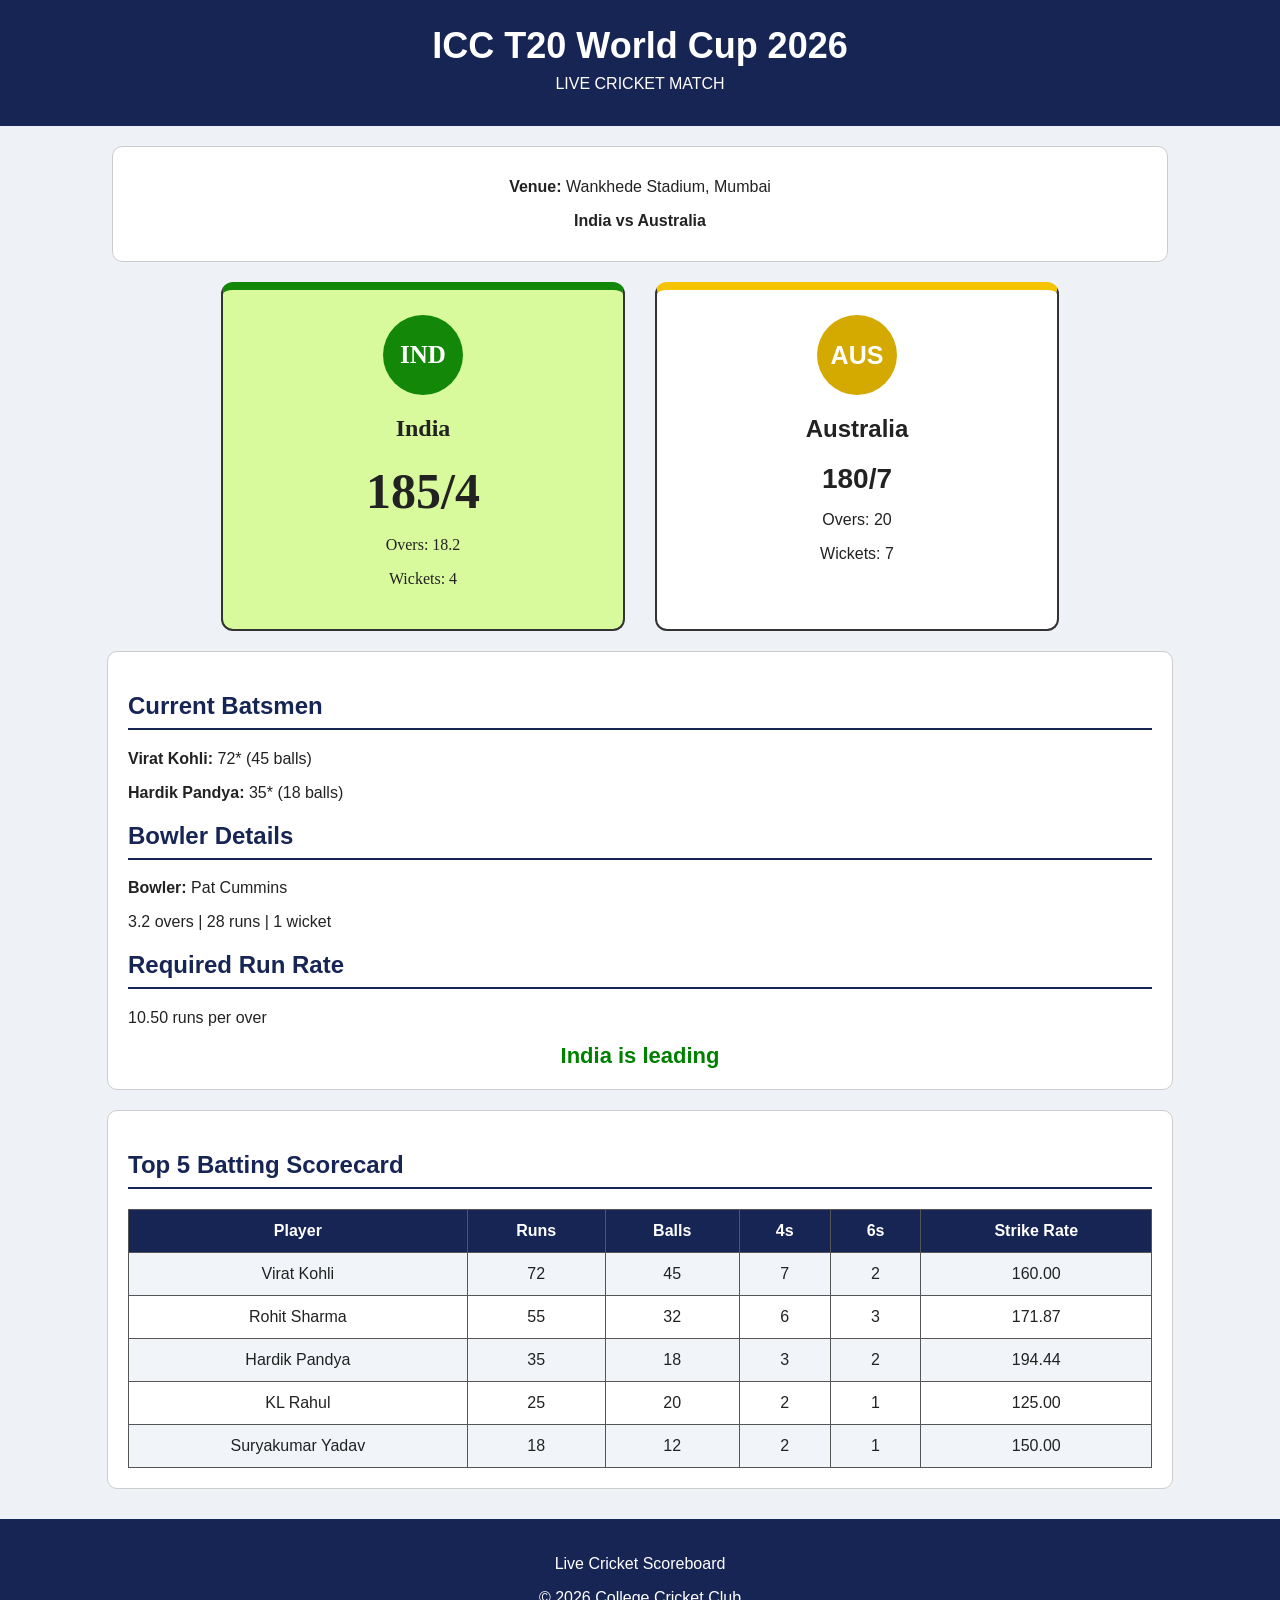
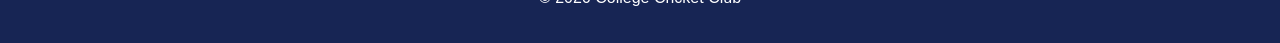
<file: Assignment-1/cricket-scoreboard/index.html>
<!DOCTYPE html>
<html lang="en">

<head>
    <meta charset="UTF-8">
    <meta name="viewport" content="width=device-width, initial-scale=1.0">

    <title>Live Cricket Scoreboard</title>

    <style>

        /* General Styling */

        body {
            margin: 0;
            font-family: Arial, sans-serif;
            background-color: #eef2f7;
            color: #222;
        }


        /* Header */

        header {
            background-color: #172554;
            color: white;
            text-align: center;
            padding: 25px;
        }

        header h1 {
            margin: 0;
            font-size: 36px;
        }

        header p {
            margin: 8px;
        }


        /* Match Information */

        .match-info {
            text-align: center;
            background-color: white;
            margin: 20px auto;
            padding: 15px;
            width: 80%;
            border: 1px solid #ccc;
            border-radius: 10px;
        }


        /* Teams */

        .teams {
            display: flex;
            justify-content: center;
            gap: 30px;
            margin: 20px;
        }

        .team {
            width: 350px;
            text-align: center;
            padding: 25px;
            border: 2px solid #333;
            border-radius: 12px;
            background-color: white;
        }


        /* Team Colors */

        .india {
            border-top: 8px solid #138808;
        }

        .australia {
            border-top: 8px solid #f5c400;
        }


        /* Team Logo */

        .logo {
            width: 80px;
            height: 80px;
            margin: auto;
            border-radius: 50%;
            display: flex;
            align-items: center;
            justify-content: center;
            font-size: 25px;
            font-weight: bold;
            color: white;
        }

        .india-logo {
            background-color: #138808;
        }

        .australia-logo {
            background-color: #d4a900;
        }


        /* Score */

        .score {
            font-size: 28px;
            font-weight: bold;
            margin: 15px;
        }


        /* Leading Team */

        .leading {
            background-color: #d9f99d;
            font-family: Georgia, serif;
        }

        .leading .score {
            font-size: 50px;
            font-weight: bold;
        }


        /* Match Details */

        .details {
            width: 80%;
            margin: 20px auto;
            background-color: white;
            padding: 20px;
            border-radius: 10px;
            border: 1px solid #ccc;
        }

        .details h2 {
            color: #172554;
            border-bottom: 2px solid #172554;
            padding-bottom: 8px;
        }


        /* Status */

        .status {
            text-align: center;
            font-size: 22px;
            font-weight: bold;
            color: green;
        }


        /* Scorecard */

        table {
            width: 100%;
            border-collapse: collapse;
            margin-top: 15px;
        }

        th,
        td {
            border: 1px solid #555;
            padding: 12px;
            text-align: center;
        }

        th {
            background-color: #172554;
            color: white;
        }

        tr:nth-child(even) {
            background-color: #f1f5f9;
        }


        /* Footer */

        footer {
            background-color: #172554;
            color: white;
            text-align: center;
            padding: 20px;
            margin-top: 30px;
        }


        /* Mobile View */

        @media (max-width: 700px) {

            .teams {
                flex-direction: column;
                align-items: center;
            }

            .team {
                width: 80%;
            }

        }

    </style>
</head>


<body>


    <!-- Header -->

    <header>

        <h1>ICC T20 World Cup 2026</h1>

        <p>LIVE CRICKET MATCH</p>

    </header>


    <!-- Match Information -->

    <div class="match-info">

        <p><b>Venue:</b> Wankhede Stadium, Mumbai</p>

        <p><b>India vs Australia</b></p>

    </div>


    <!-- Teams -->

    <div class="teams">


        <!-- India -->

        <div class="team india leading">

            <div class="logo india-logo">
                IND
            </div>

            <h2>India</h2>

            <div class="score">
                185/4
            </div>

            <p>Overs: 18.2</p>

            <p>Wickets: 4</p>

        </div>


        <!-- Australia -->

        <div class="team australia">

            <div class="logo australia-logo">
                AUS
            </div>

            <h2>Australia</h2>

            <div class="score">
                180/7
            </div>

            <p>Overs: 20</p>

            <p>Wickets: 7</p>

        </div>

    </div>


    <!-- Current Match Details -->

    <div class="details">

        <h2>Current Batsmen</h2>

        <p><b>Virat Kohli:</b> 72* (45 balls)</p>

        <p><b>Hardik Pandya:</b> 35* (18 balls)</p>


        <h2>Bowler Details</h2>

        <p>
            <b>Bowler:</b> Pat Cummins
        </p>

        <p>
            3.2 overs | 28 runs | 1 wicket
        </p>


        <h2>Required Run Rate</h2>

        <p>
            10.50 runs per over
        </p>


        <div class="status">
            India is leading
        </div>

    </div>


    <!-- Batting Scorecard -->

    <div class="details">

        <h2>Top 5 Batting Scorecard</h2>

        <table>

            <tr>
                <th>Player</th>
                <th>Runs</th>
                <th>Balls</th>
                <th>4s</th>
                <th>6s</th>
                <th>Strike Rate</th>
            </tr>

            <tr>
                <td>Virat Kohli</td>
                <td>72</td>
                <td>45</td>
                <td>7</td>
                <td>2</td>
                <td>160.00</td>
            </tr>

            <tr>
                <td>Rohit Sharma</td>
                <td>55</td>
                <td>32</td>
                <td>6</td>
                <td>3</td>
                <td>171.87</td>
            </tr>

            <tr>
                <td>Hardik Pandya</td>
                <td>35</td>
                <td>18</td>
                <td>3</td>
                <td>2</td>
                <td>194.44</td>
            </tr>

            <tr>
                <td>KL Rahul</td>
                <td>25</td>
                <td>20</td>
                <td>2</td>
                <td>1</td>
                <td>125.00</td>
            </tr>

            <tr>
                <td>Suryakumar Yadav</td>
                <td>18</td>
                <td>12</td>
                <td>2</td>
                <td>1</td>
                <td>150.00</td>
            </tr>

        </table>

    </div>


    <!-- Footer -->

    <footer>

        <p>Live Cricket Scoreboard</p>

        <p>© 2026 College Cricket Club</p>

    </footer>


</body>

</html>
</file>
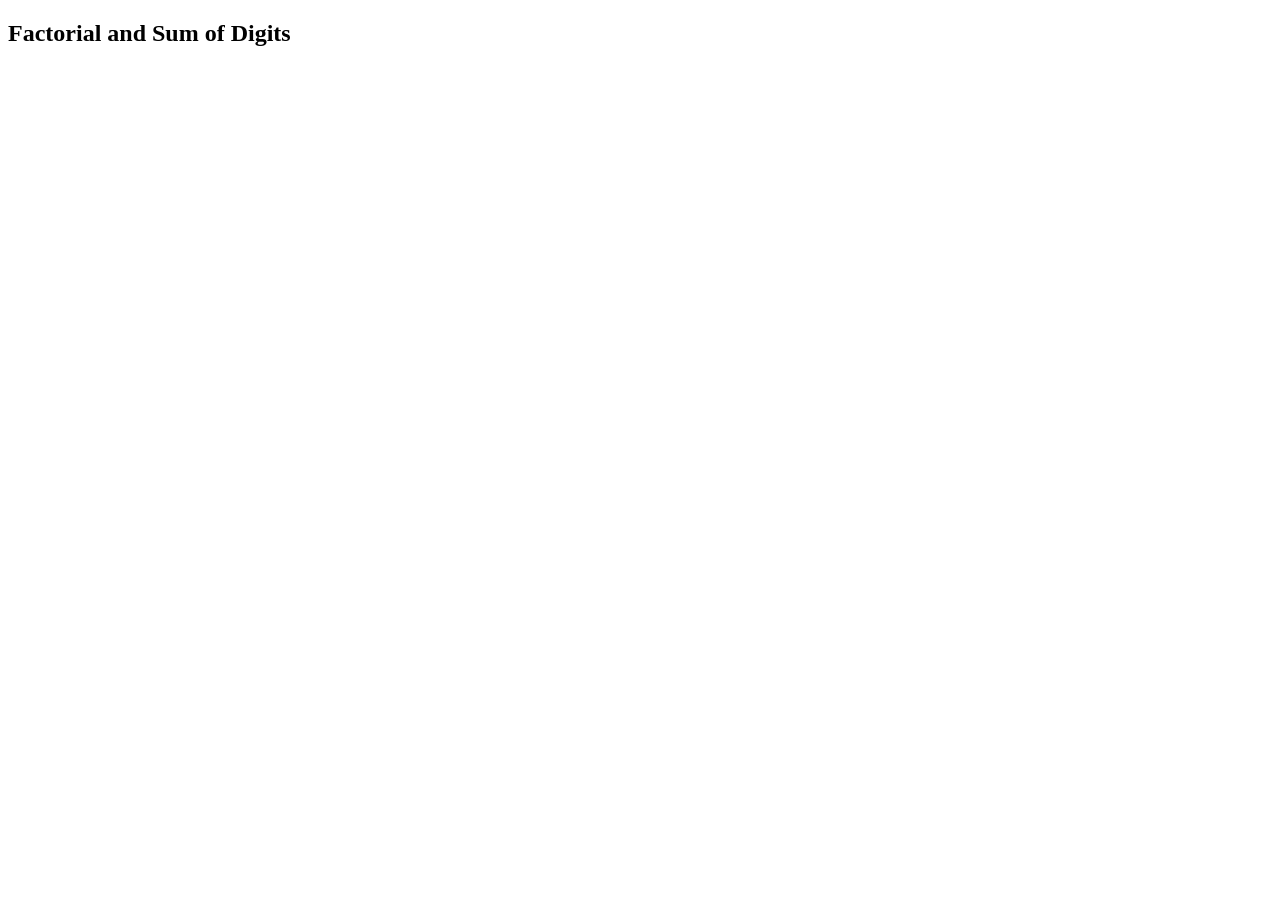
<file: Assignment-1/factorial-sum-digits/index.html>
<!DOCTYPE html>
<html>
<head>
    <title>Factorial and Sum of Digits</title>
</head>

<body>

    <h2>Factorial and Sum of Digits</h2>

    <script>

        // Function to find factorial
        function factorial(n) {

            let fact = 1;

            for (let i = 1; i <= n; i++) {
                fact = fact * i;
            }

            return fact;
        }


        // Function to find sum of digits
        function sumOfDigits(n) {

            let sum = 0;

            while (n > 0) {

                sum = sum + (n % 10);

                n = Math.floor(n / 10);
            }

            return sum;
        }


        // Get input using prompt()
        let n = parseInt(prompt("Enter a positive integer:"));


        // Check whether input is valid
        if (n > 0 && !isNaN(n)) {

            let fact = factorial(n);

            let sum = sumOfDigits(n);


            // Display output using alert()
            alert(
                "Number = " + n +
                "\nFactorial = " + fact +
                "\nSum of Digits = " + sum
            );

        } else {

            alert("Please enter a valid positive integer.");

        }

    </script>

</body>
</html>
</file>
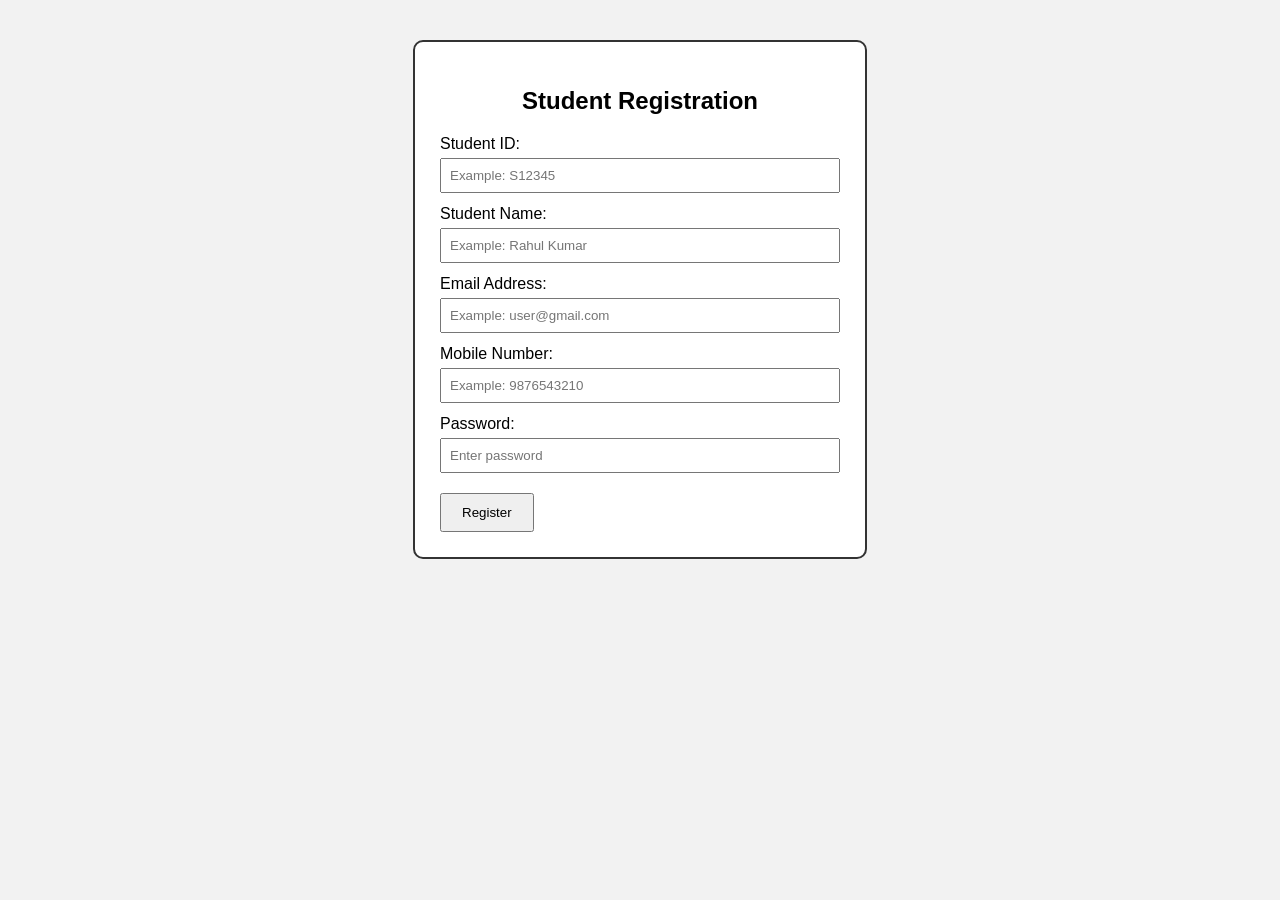
<file: Assignment-1/student-registration-validation/index.html>
<!DOCTYPE html>
<html>
<head>
    <title>Student Registration Form</title>

    <style>
        body {
            font-family: Arial, sans-serif;
            background-color: #f2f2f2;
        }

        .container {
            width: 400px;
            margin: 40px auto;
            padding: 25px;
            background-color: white;
            border: 2px solid #333;
            border-radius: 10px;
        }

        h2 {
            text-align: center;
        }

        label {
            display: block;
            margin-top: 12px;
        }

        input {
            width: 95%;
            padding: 8px;
            margin-top: 5px;
        }

        button {
            margin-top: 20px;
            padding: 10px 20px;
            cursor: pointer;
        }
    </style>
</head>

<body>

    <div class="container">

        <h2>Student Registration</h2>

        <form onsubmit="return validateForm()">

            <label>Student ID:</label>
            <input type="text" id="studentId"
                   placeholder="Example: S12345">

            <label>Student Name:</label>
            <input type="text" id="studentName"
                   placeholder="Example: Rahul Kumar">

            <label>Email Address:</label>
            <input type="text" id="email"
                   placeholder="Example: user@gmail.com">

            <label>Mobile Number:</label>
            <input type="text" id="mobile"
                   placeholder="Example: 9876543210">

            <label>Password:</label>
            <input type="password" id="password"
                   placeholder="Enter password">

            <button type="submit">Register</button>

        </form>

    </div>


    <script>

        function validateForm() {

            // Get values from the form
            let studentId = document.getElementById("studentId").value;
            let studentName = document.getElementById("studentName").value;
            let email = document.getElementById("email").value;
            let mobile = document.getElementById("mobile").value;
            let password = document.getElementById("password").value;


            // a. Student ID
            // S followed by exactly 5 digits
            let idPattern = /^S\d{5}$/;


            // b. Student Name
            // Only alphabets and spaces, minimum 5 characters
            let namePattern = /^[A-Za-z ]{5,}$/;


            // c. Email
            let emailPattern = /^[A-Za-z0-9._%+-]+@[A-Za-z0-9.-]+\.com$/;


            // d. Mobile Number
            // Exactly 10 digits and starts with 6, 7, 8 or 9
            let mobilePattern = /^[6-9]\d{9}$/;


            // e. Password
            // Minimum 8 characters
            // At least one uppercase
            // At least one lowercase
            // At least one digit
            // At least one special character
            let passwordPattern =
                /^(?=.*[A-Z])(?=.*[a-z])(?=.*\d)(?=.*[@#$%^&*!]).{8,}$/;


            // Validate Student ID
            if (!idPattern.test(studentId)) {
                alert("Invalid Student ID. Use S followed by exactly 5 digits.");
                return false;
            }


            // Validate Student Name
            if (!namePattern.test(studentName)) {
                alert("Invalid Student Name. Use only alphabets and spaces, minimum 5 characters.");
                return false;
            }


            // Validate Email
            if (!emailPattern.test(email)) {
                alert("Invalid Email. Use format username@domain.com");
                return false;
            }


            // Validate Mobile
            if (!mobilePattern.test(mobile)) {
                alert("Invalid Mobile Number. Enter exactly 10 digits starting with 6, 7, 8 or 9.");
                return false;
            }


            // Validate Password
            if (!passwordPattern.test(password)) {
                alert("Invalid Password. Minimum 8 characters with uppercase, lowercase, digit and special character.");
                return false;
            }


            // If everything is valid
            alert("Registration Successful!");

            return true;
        }

    </script>

</body>
</html>
</file>
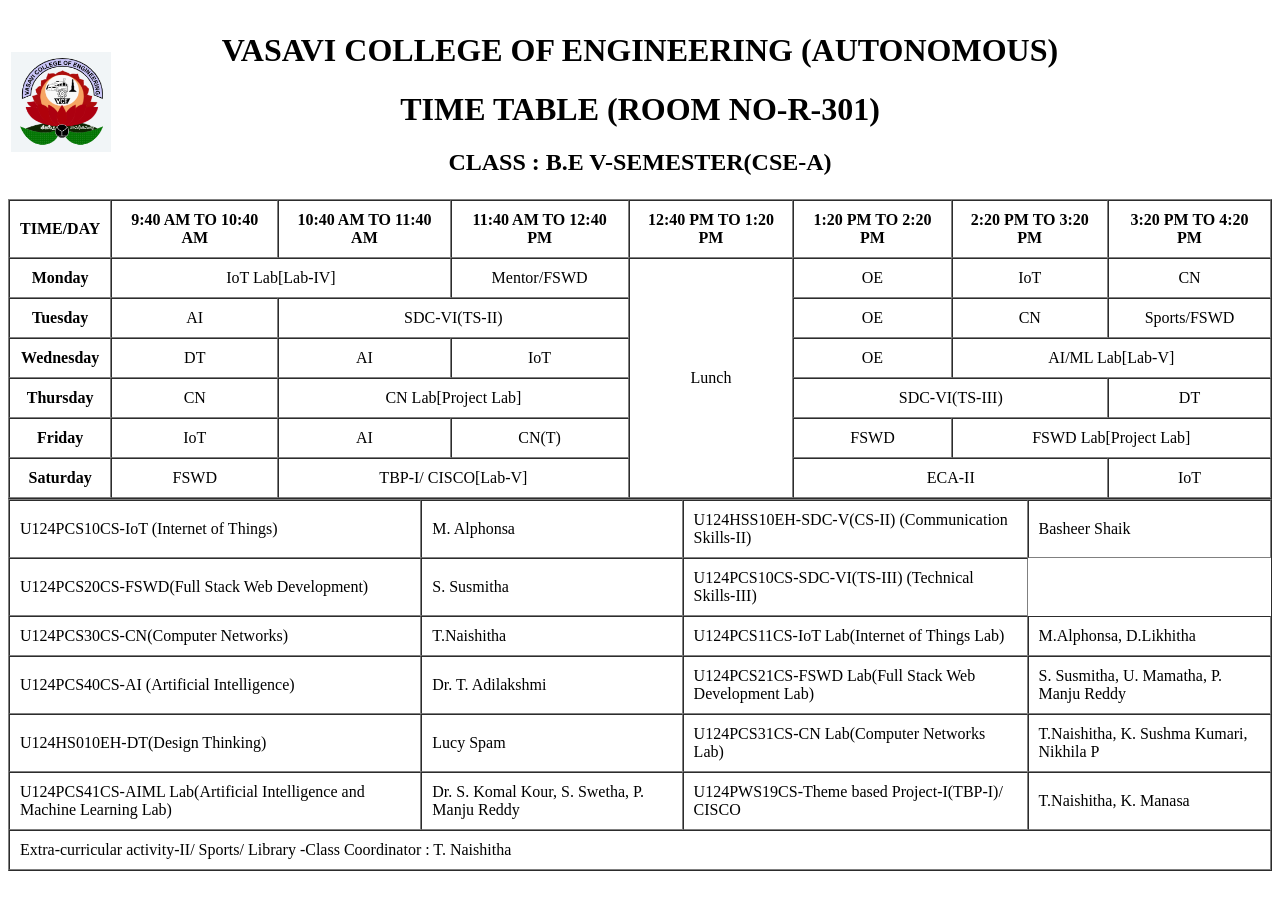
<file: week1/htmlcode.html>
<!DOCTYPE html>
<html>
<body>

    <table width="100%" border="0">
    <tr>
        <td width="10%" align="left">
            <img src="vce_logo.png" width="100" height="100">
        </td>

        <td align="center">
            <h1>VASAVI COLLEGE OF ENGINEERING (AUTONOMOUS)</h1>
            <h1>TIME TABLE (ROOM NO-R-301)</h1>
            <h2>CLASS : B.E V-SEMESTER(CSE-A)</h2>
        </td>

        <td width="10%"></td>
    </tr>
</table>

    <table border="1" cellpadding="10" cellspacing="0" align="center">

        <tr>
            <th>TIME/DAY</th>
            <th>9:40 AM TO 10:40 AM</th>
            <th>10:40 AM TO 11:40 AM</th>
            <th>11:40 AM TO 12:40 PM</th>
            <th>12:40 PM TO 1:20 PM</th>
            <th>1:20 PM TO 2:20 PM</th>
            <th>2:20 PM TO 3:20 PM</th>
            <th>3:20 PM TO 4:20 PM</th>
        </tr>

        <tr>
            <th>Monday</th>
            <td colspan="2" align="center">IoT Lab[Lab-IV]</td>
            <td align="center">Mentor/FSWD</td>
            <td rowspan="6" align="center">Lunch</td>
            <td align="center">OE</td>
            <td align="center">IoT</td>
            <td align="center">CN</td>
        </tr>

        <tr>
            <th>Tuesday</th>
            <td align="center">AI</td>
            <td colspan="2" align="center">SDC-VI(TS-II)</td>
            <td align="center">OE</td>
            <td align="center">CN</td>
            <td align="center">Sports/FSWD</td>
        </tr>

        <tr>
            <th>Wednesday</th>
            <td align="center">DT</td>
            <td align="center">AI</td>
            <td align="center">IoT</td>
            <td align="center">OE</td>
            <td colspan="2" align="center">AI/ML Lab[Lab-V]</td>
        </tr>

        <tr>
            <th>Thursday</th>
            <td align="center">CN</td>
            <td colspan="2" align="center">CN Lab[Project Lab]</td>
            <td colspan="2" align="center">SDC-VI(TS-III)</td>
            <td align="center">DT</td>
        </tr>

        <tr>
            <th>Friday</th>
            <td align="center">IoT</td>
            <td align="center">AI</td>
            <td align="center">CN(T)</td>
            <td align="center">FSWD</td>
            <td colspan="2" align="center">FSWD Lab[Project Lab]</td>
        </tr>

        <tr>
            <th>Saturday</th>
            <td align="center">FSWD</td>
            <td colspan="2" align="center">TBP-I/ CISCO[Lab-V]</td>
            <td colspan="2" align="center">ECA-II</td>
            <td align="center">IoT</td>
        </tr>

    </table>


    <table border="1" cellpadding="10" cellspacing="0" align="center">

        <tr>
            <td>U124PCS10CS-IoT (Internet of Things)</td>
            <td>M. Alphonsa</td>
            <td>U124HSS10EH-SDC-V(CS-II) (Communication Skills-II)</td>
            <td>Basheer Shaik</td>
        </tr>

        <tr>
            <td>U124PCS20CS-FSWD(Full Stack Web Development)</td>
            <td>S. Susmitha</td>
            <td>U124PCS10CS-SDC-VI(TS-III) (Technical Skills-III)</td>
        </tr>

        <tr>
            <td>U124PCS30CS-CN(Computer Networks)</td>
            <td>T.Naishitha</td>
            <td>U124PCS11CS-IoT Lab(Internet of Things Lab)</td>
            <td>M.Alphonsa, D.Likhitha</td>
        </tr>

        <tr>
            <td>U124PCS40CS-AI (Artificial Intelligence)</td>
            <td>Dr. T. Adilakshmi</td>
            <td>U124PCS21CS-FSWD Lab(Full Stack Web Development Lab)</td>
            <td>S. Susmitha, U. Mamatha, P. Manju Reddy</td>
        </tr>

        <tr>
            <td>U124HS010EH-DT(Design Thinking)</td>
            <td>Lucy Spam</td>
            <td>U124PCS31CS-CN Lab(Computer Networks Lab)</td>
            <td>T.Naishitha, K. Sushma Kumari, Nikhila P</td>
        </tr>

        <tr>
            <td>U124PCS41CS-AIML Lab(Artificial Intelligence and Machine Learning Lab)</td>
            <td>Dr. S. Komal Kour, S. Swetha, P. Manju Reddy</td>
            <td>U124PWS19CS-Theme based Project-I(TBP-I)/ CISCO</td>
            <td>T.Naishitha, K. Manasa</td>
        </tr>

        <tr>
            <td colspan="4">
                Extra-curricular activity-II/ Sports/ Library -Class Coordinator : T. Naishitha
            </td>
        </tr>

    </table>

</body>
</html>
</file>
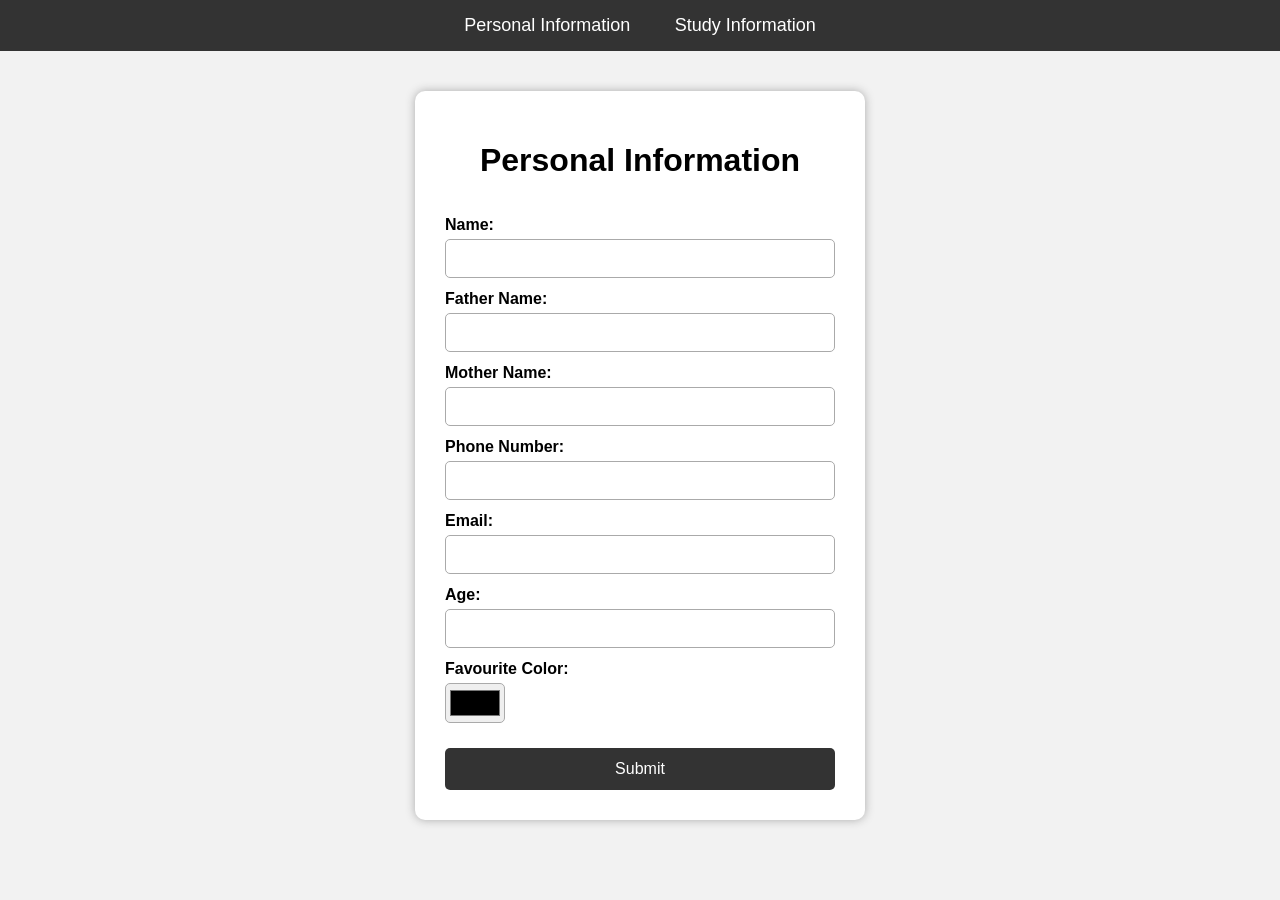
<file: week2/personal.html>
<!DOCTYPE html>
<html>
<head>
    <title>Personal Information</title>
    <link rel="stylesheet" href="style.css">
</head>

<body>

    <nav>
        <a href="personal.html">Personal Information</a>
        <a href="study.html">Study Information</a>
    </nav>

    <div class="container">
        <h1>Personal Information</h1>

        <form>
            <label for="name">Name:</label>
            <input type="text" id="name" name="name" required>

            <label for="father">Father Name:</label>
            <input type="text" id="father" name="father" required>

            <label for="mother">Mother Name:</label>
            <input type="text" id="mother" name="mother" required>

            <label for="phone">Phone Number:</label>
            <input type="tel" id="phone" name="phone" required>

            <label for="email">Email:</label>
            <input type="email" id="email" name="email" required>

            <label for="age">Age:</label>
            <input type="number" id="age" name="age" min="1" max="100" required>

            <label for="color">Favourite Color:</label>
            <input type="color" id="color" name="color">

            <button type="submit">Submit</button>
        </form>
    </div>

</body>
</html>
</file>
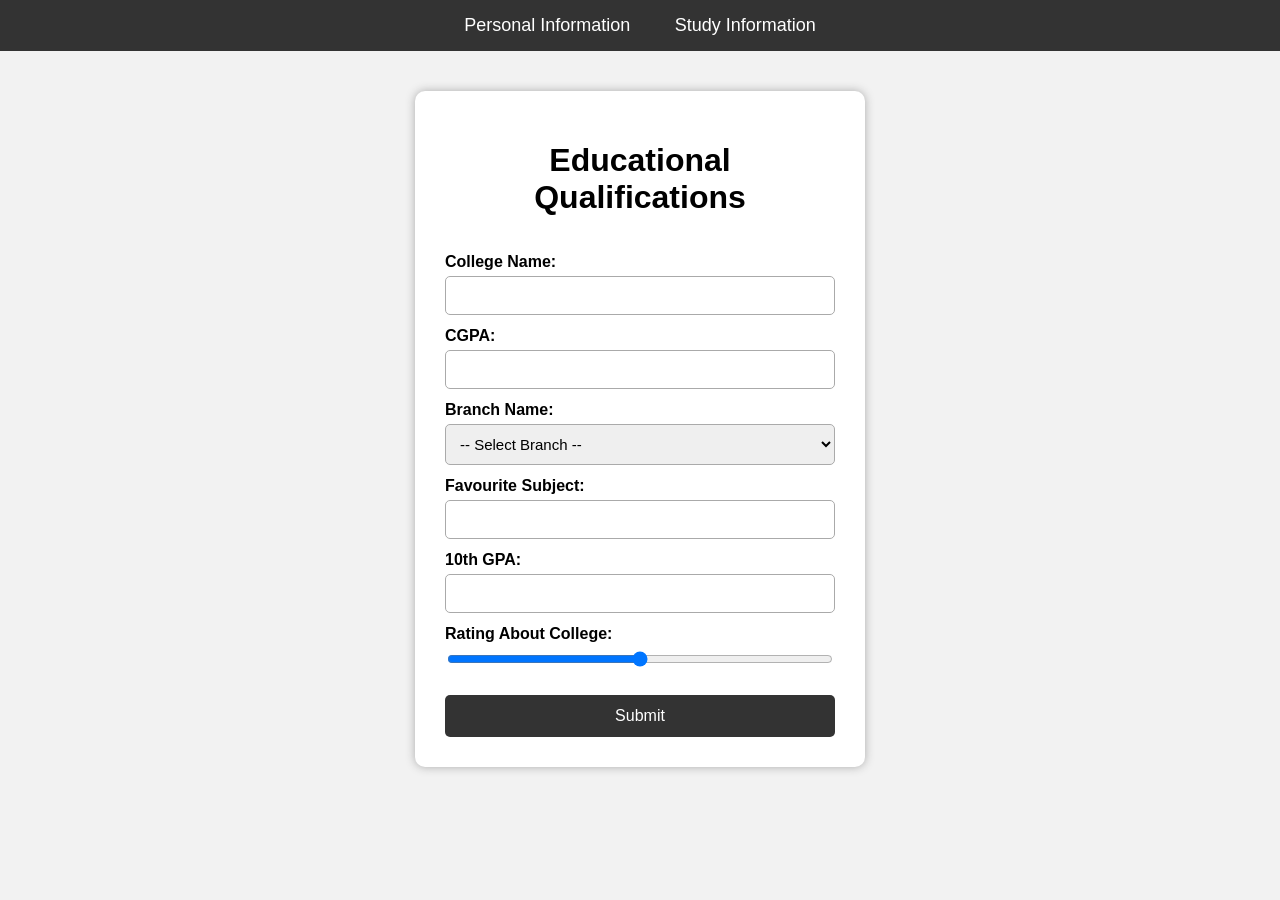
<file: week2/study.html>
<!DOCTYPE html>
<html>
<head>
    <title>Study Information</title>
    <link rel="stylesheet" href="style.css">
</head>

<body>

    <nav>
        <a href="personal.html">Personal Information</a>
        <a href="study.html">Study Information</a>
    </nav>

    <div class="container">
        <h1>Educational Qualifications</h1>

        <form>
            <label for="college">College Name:</label>
            <input type="text" id="college" name="college" required>

            <label for="cgpa">CGPA:</label>
            <input 
                type="number" 
                id="cgpa" 
                name="cgpa" 
                min="0" 
                max="10" 
                step="0.1" 
                required
            >

            <label for="branch">Branch Name:</label>
            <select id="branch" name="branch" required>
                <option value="">-- Select Branch --</option>
                <option value="cse">Computer Science and Engineering</option>
                <option value="ece">Electronics and Communication Engineering</option>
                <option value="eee">Electrical and Electronics Engineering</option>
                <option value="mech">Mechanical Engineering</option>
                <option value="civil">Civil Engineering</option>
                <option value="it">Information Technology</option>
            </select>

            <label for="subject">Favourite Subject:</label>
            <input type="text" id="subject" name="subject" required>

            <label for="gpa">10th GPA:</label>
            <input 
                type="number" 
                id="gpa" 
                name="gpa" 
                min="0" 
                max="10" 
                step="0.1" 
                required
            >

            <label for="rating">Rating About College:</label>
            <input 
                type="range" 
                id="rating" 
                name="rating" 
                min="0" 
                max="10" 
                value="5"
                step="1"
            >

            <button type="submit">Submit</button>
        </form>
    </div>

</body>
</html>
</file>
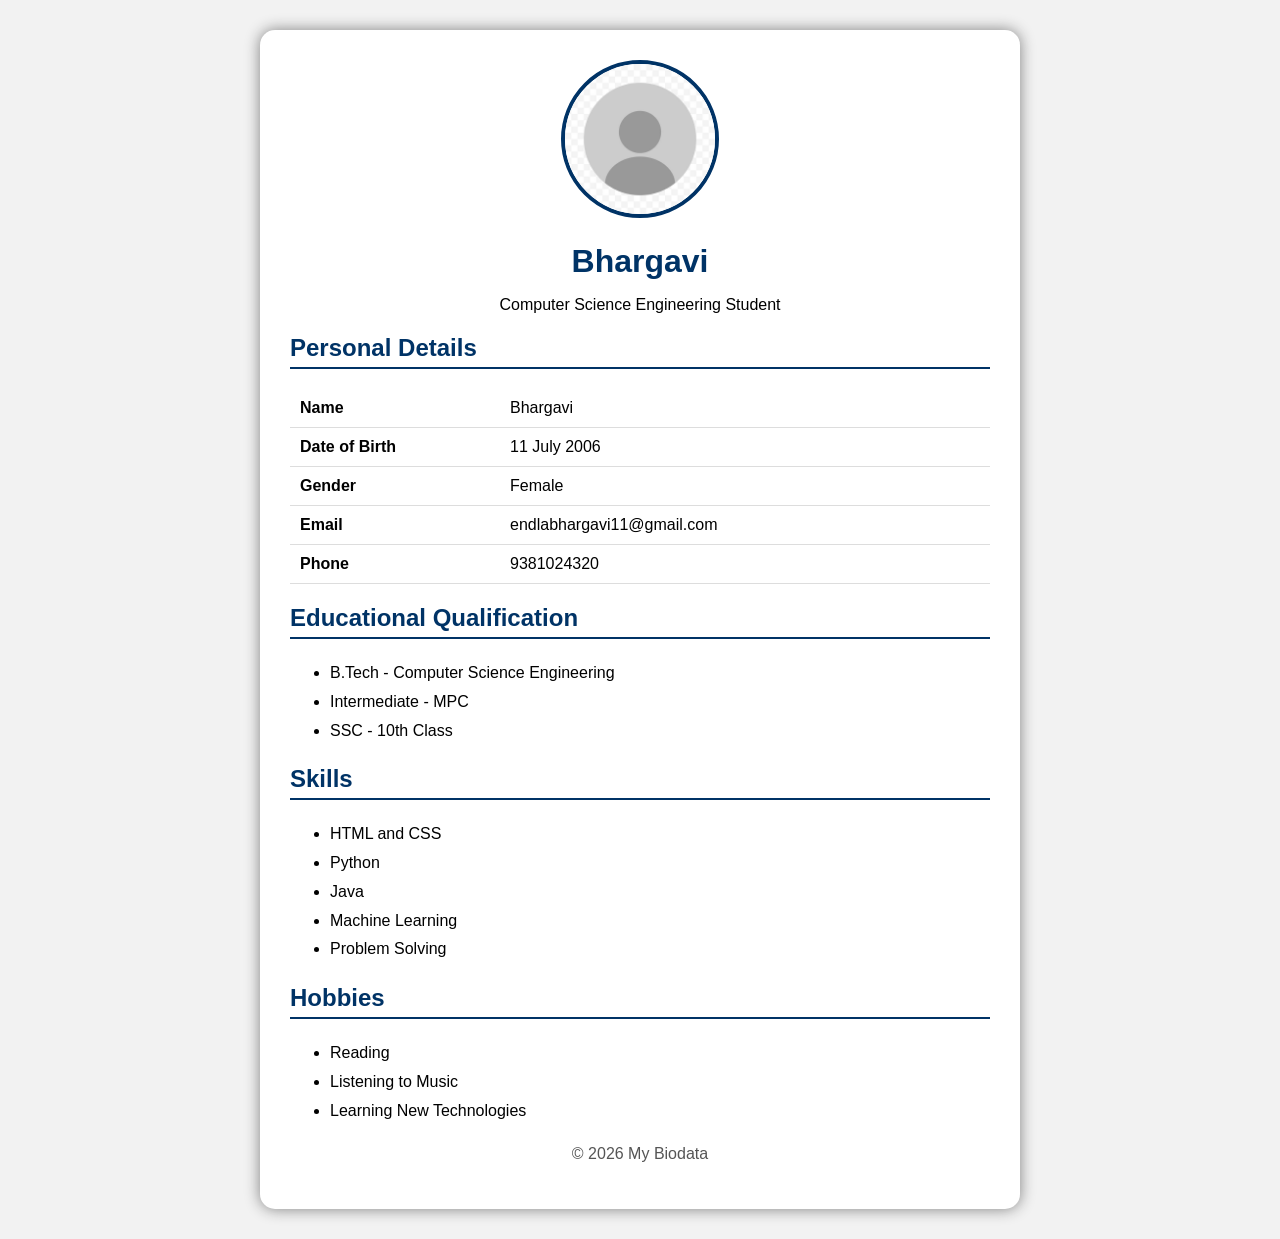
<file: week3/biodata.html>
<!DOCTYPE html>
<html lang="en">

<head>
    <meta charset="UTF-8">
    <meta name="viewport" content="width=device-width, initial-scale=1.0">

    <title>My Biodata</title>

    <style>
        body {
            font-family: Arial, sans-serif;
            background-color: #f2f2f2;
            margin: 0;
            padding: 30px;
        }

        .container {
            width: 700px;
            max-width: 90%;
            margin: auto;
            background-color: white;
            padding: 30px;
            border-radius: 15px;
            box-shadow: 0 0 15px gray;
        }

        .profile {
            text-align: center;
        }

        .profile img {
            width: 150px;
            height: 150px;
            border-radius: 50%;
            object-fit: cover;
            border: 4px solid #003366;
        }

        h1 {
            color: #003366;
            margin-bottom: 5px;
        }

        h2 {
            color: #003366;
            border-bottom: 2px solid #003366;
            padding-bottom: 5px;
        }

        table {
            width: 100%;
            border-collapse: collapse;
        }

        td {
            padding: 10px;
            border-bottom: 1px solid #ddd;
        }

        td:first-child {
            font-weight: bold;
            width: 30%;
        }

        ul {
            line-height: 1.8;
        }

        footer {
            text-align: center;
            margin-top: 20px;
            color: #555;
        }
    </style>
</head>

<body>

    <div class="container">

        <!-- Profile -->
        <div class="profile">

            <img src="profile.jpg" alt="Profile Photo">

            <h1>Bhargavi</h1>

            <p>Computer Science Engineering Student</p>

        </div>

        <!-- Personal Details -->
        <h2>Personal Details</h2>

        <table>

            <tr>
                <td>Name</td>
                <td>Bhargavi</td>
            </tr>

            <tr>
                <td>Date of Birth</td>
                <td>11 July 2006</td>
            </tr>

            <tr>
                <td>Gender</td>
                <td>Female</td>
            </tr>

            <tr>
                <td>Email</td>
                <td>endlabhargavi11@gmail.com</td>
            </tr>

            <tr>
                <td>Phone</td>
                <td>9381024320</td>
            </tr>

        </table>

        <!-- Education -->
        <h2>Educational Qualification</h2>

        <ul>
            <li>B.Tech - Computer Science Engineering</li>
            <li>Intermediate - MPC</li>
            <li>SSC - 10th Class</li>
        </ul>

        <!-- Skills -->
        <h2>Skills</h2>

        <ul>
            <li>HTML and CSS</li>
            <li>Python</li>
            <li>Java</li>
            <li>Machine Learning</li>
            <li>Problem Solving</li>
        </ul>

        <!-- Hobbies -->
        <h2>Hobbies</h2>

        <ul>
            <li>Reading</li>
            <li>Listening to Music</li>
            <li>Learning New Technologies</li>
        </ul>

        <!-- Footer -->
        <footer>
            <p>&copy; 2026 My Biodata</p>
        </footer>

    </div>

</body>

</html>
</file>
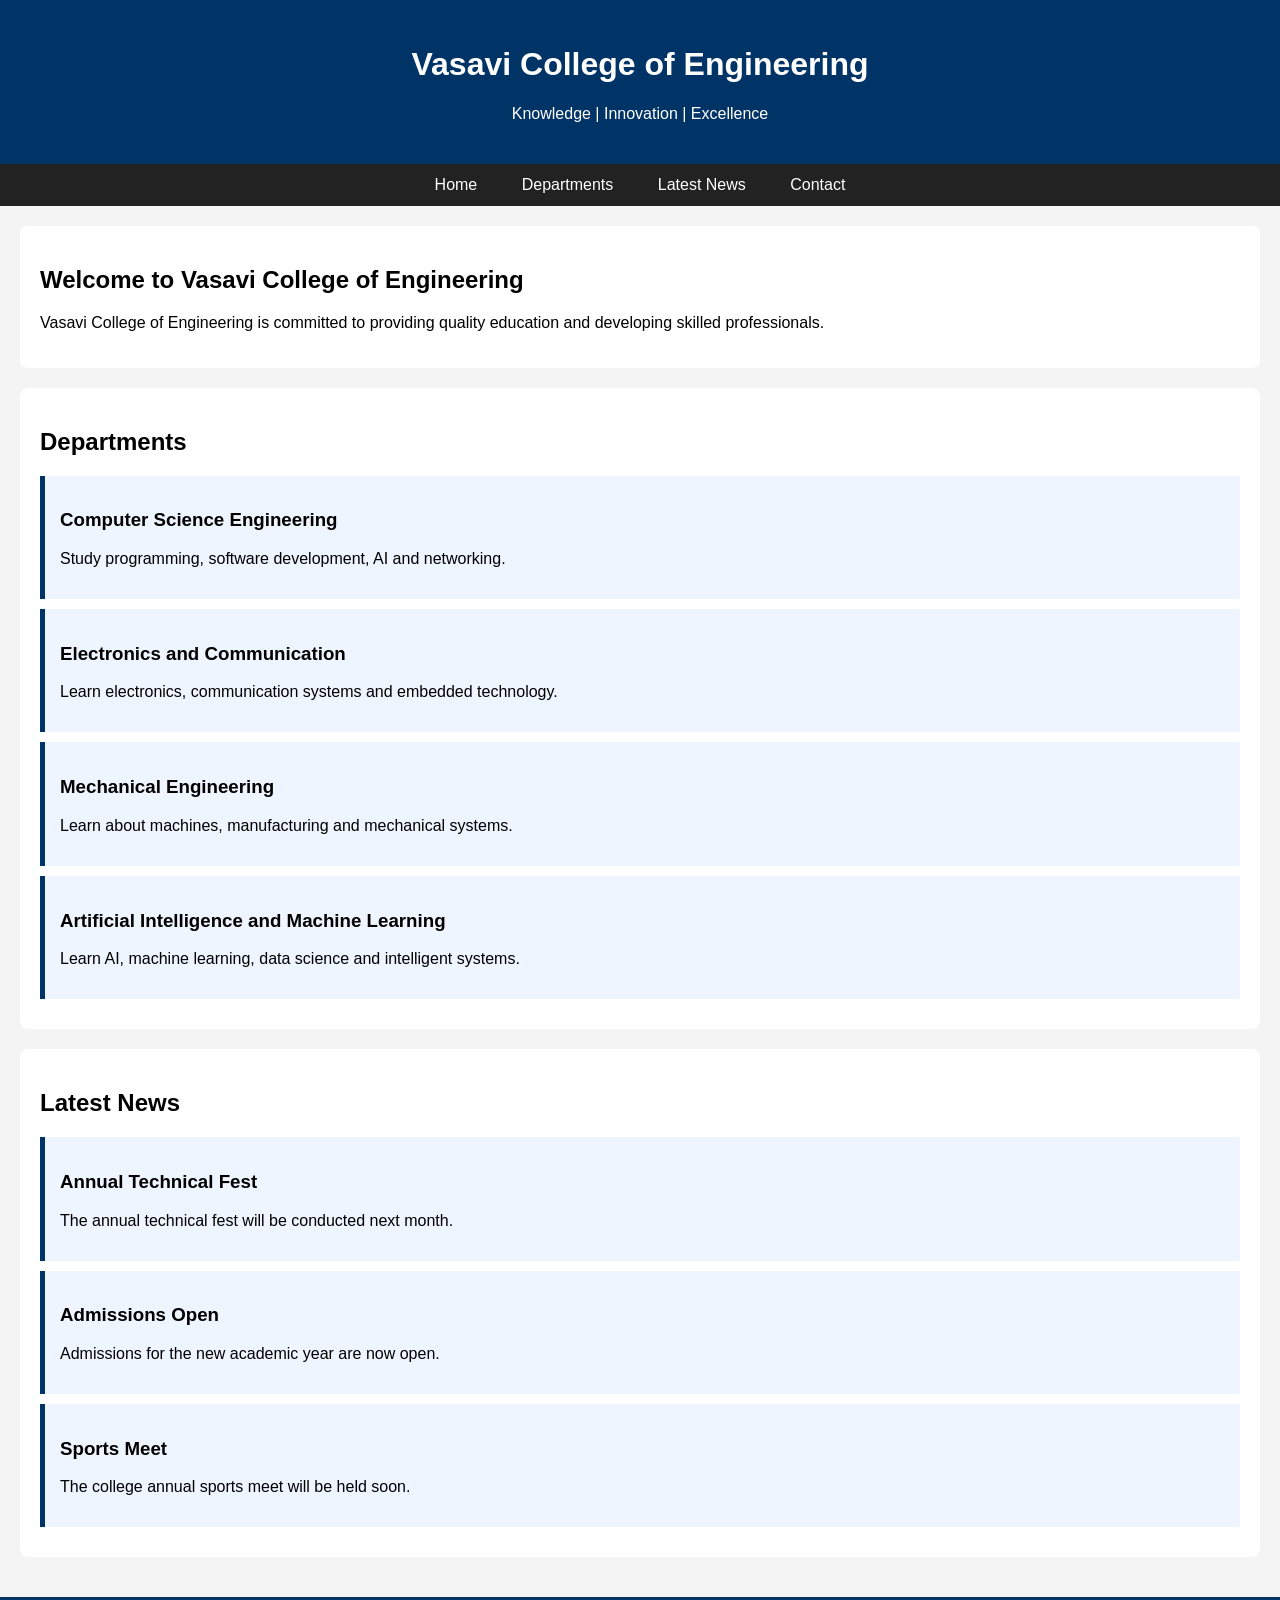
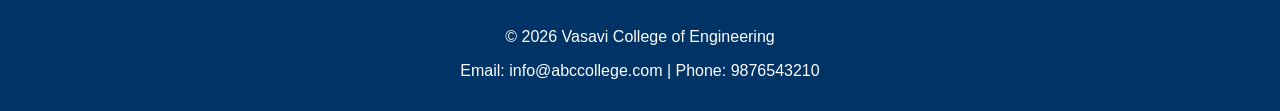
<file: week3/collegewebsite.html>
<!DOCTYPE html>
<html lang="en">

<head>
    <meta charset="UTF-8">
    <meta name="viewport" content="width=device-width, initial-scale=1.0">

    <title>Vasavi College of Engineering</title>

    <style>
        body {
            font-family: Arial, sans-serif;
            margin: 0;
            background-color: #f4f4f4;
        }

        header {
            background-color: #003366;
            color: white;
            text-align: center;
            padding: 25px;
        }

        nav {
            background-color: #222;
            padding: 12px;
            text-align: center;
        }

        nav a {
            color: white;
            text-decoration: none;
            margin: 20px;
        }

        nav a:hover {
            color: yellow;
        }

        main {
            padding: 20px;
        }

        section {
            background-color: white;
            padding: 20px;
            margin-bottom: 20px;
            border-radius: 8px;
        }

        article {
            background-color: #eef5ff;
            padding: 15px;
            margin: 10px 0;
            border-left: 5px solid #003366;
        }

        footer {
            background-color: #003366;
            color: white;
            text-align: center;
            padding: 15px;
        }
    </style>
</head>

<body>

    <!-- College Header -->
    <header>
        <h1>Vasavi College of Engineering</h1>
        <p>Knowledge | Innovation | Excellence</p>
    </header>

    <!-- Navigation Menu -->
    <nav>
        <a href="#home">Home</a>
        <a href="#departments">Departments</a>
        <a href="#news">Latest News</a>
        <a href="#contact">Contact</a>
    </nav>

    <!-- Main Content -->
    <main>

        <!-- Home Section -->
        <section id="home">
            <h2>Welcome to Vasavi College of Engineering</h2>
            <p>
                Vasavi College of Engineering is committed to providing
                quality education and developing skilled professionals.
            </p>
        </section>

        <!-- Departments Section -->
        <section id="departments">
            <h2>Departments</h2>

            <article>
                <h3>Computer Science Engineering</h3>
                <p>Study programming, software development, AI and networking.</p>
            </article>

            <article>
                <h3>Electronics and Communication</h3>
                <p>Learn electronics, communication systems and embedded technology.</p>
            </article>

            <article>
                <h3>Mechanical Engineering</h3>
                <p>Learn about machines, manufacturing and mechanical systems.</p>
            </article>

            <article>
                <h3>Artificial Intelligence and Machine Learning</h3>
                <p>Learn AI, machine learning, data science and intelligent systems.</p>
            </article>

        </section>

        <!-- Latest News Section -->
        <section id="news">
            <h2>Latest News</h2>

            <article>
                <h3>Annual Technical Fest</h3>
                <p>The annual technical fest will be conducted next month.</p>
            </article>

            <article>
                <h3>Admissions Open</h3>
                <p>Admissions for the new academic year are now open.</p>
            </article>

            <article>
                <h3>Sports Meet</h3>
                <p>The college annual sports meet will be held soon.</p>
            </article>

        </section>

    </main>

    <!-- Footer -->
    <footer id="contact">
        <p>&copy; 2026 Vasavi College of Engineering</p>
        <p>Email: info@abccollege.com | Phone: 9876543210</p>
    </footer>

</body>

</html>
</file>
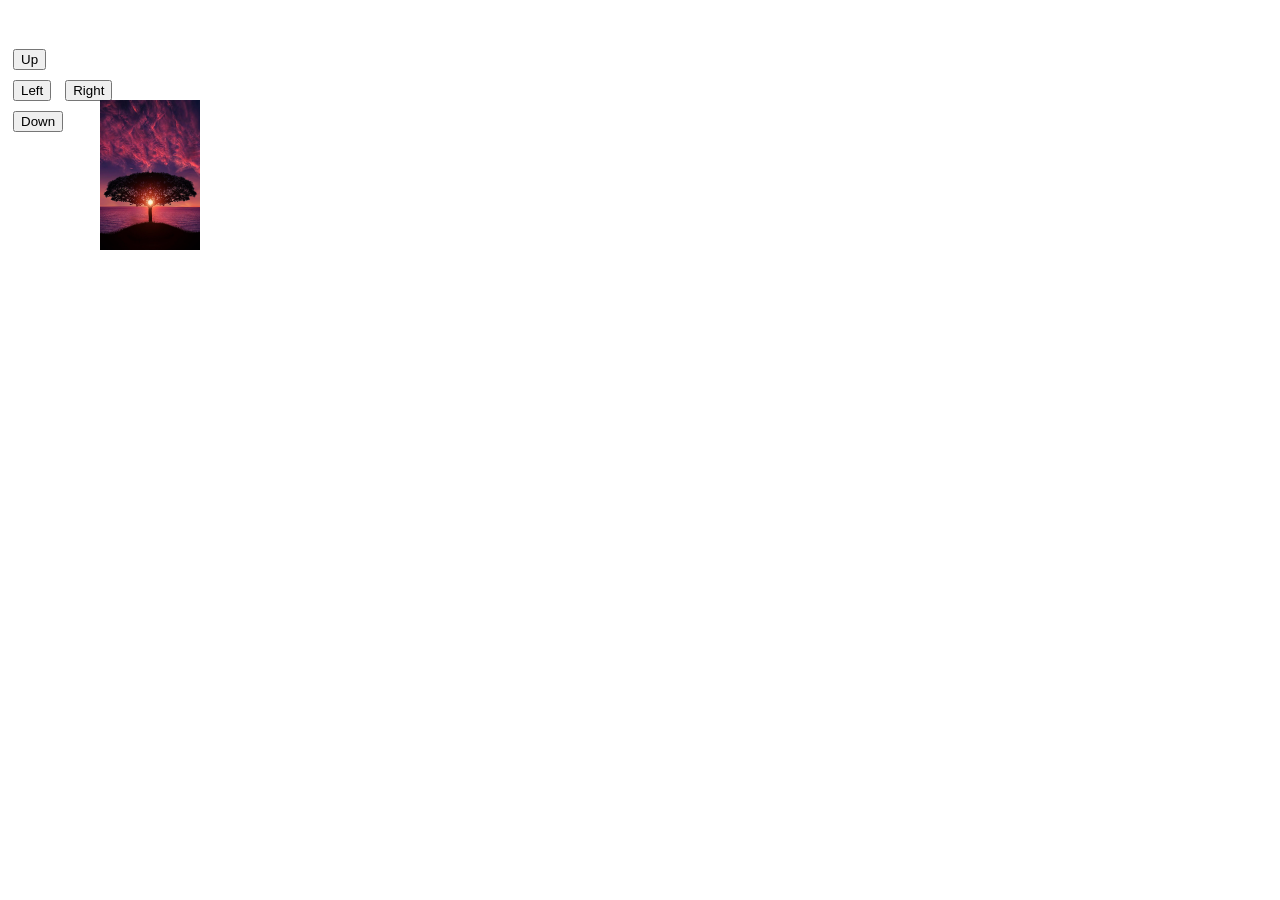
<file: week4/image.html>
<!DOCTYPE html>
<html>
<head>
    <title>Move Image</title>

    <style>
        #image {
            position: absolute;
            left: 100px;
            top: 100px;
            width: 100px;
        }

        button {
            margin: 5px;
        }
    </style>
</head>

<body>

    <img id="image" src="image.jpg">

    <br><br>

    <button onclick="moveUp()">Up</button>
    <br>
    <button onclick="moveLeft()">Left</button>
    <button onclick="moveRight()">Right</button>
    <br>
    <button onclick="moveDown()">Down</button>

    <script>
        let image = document.getElementById("image");

        let x = 100;
        let y = 100;
        let step = 10;

        function moveLeft() {
            x -= step;
            image.style.left = x + "px";
        }

        function moveRight() {
            x += step;
            image.style.left = x + "px";
        }

        function moveUp() {
            y -= step;
            image.style.top = y + "px";
        }

        function moveDown() {
            y += step;
            image.style.top = y + "px";
        }
    </script>

</body>
</html>
</file>
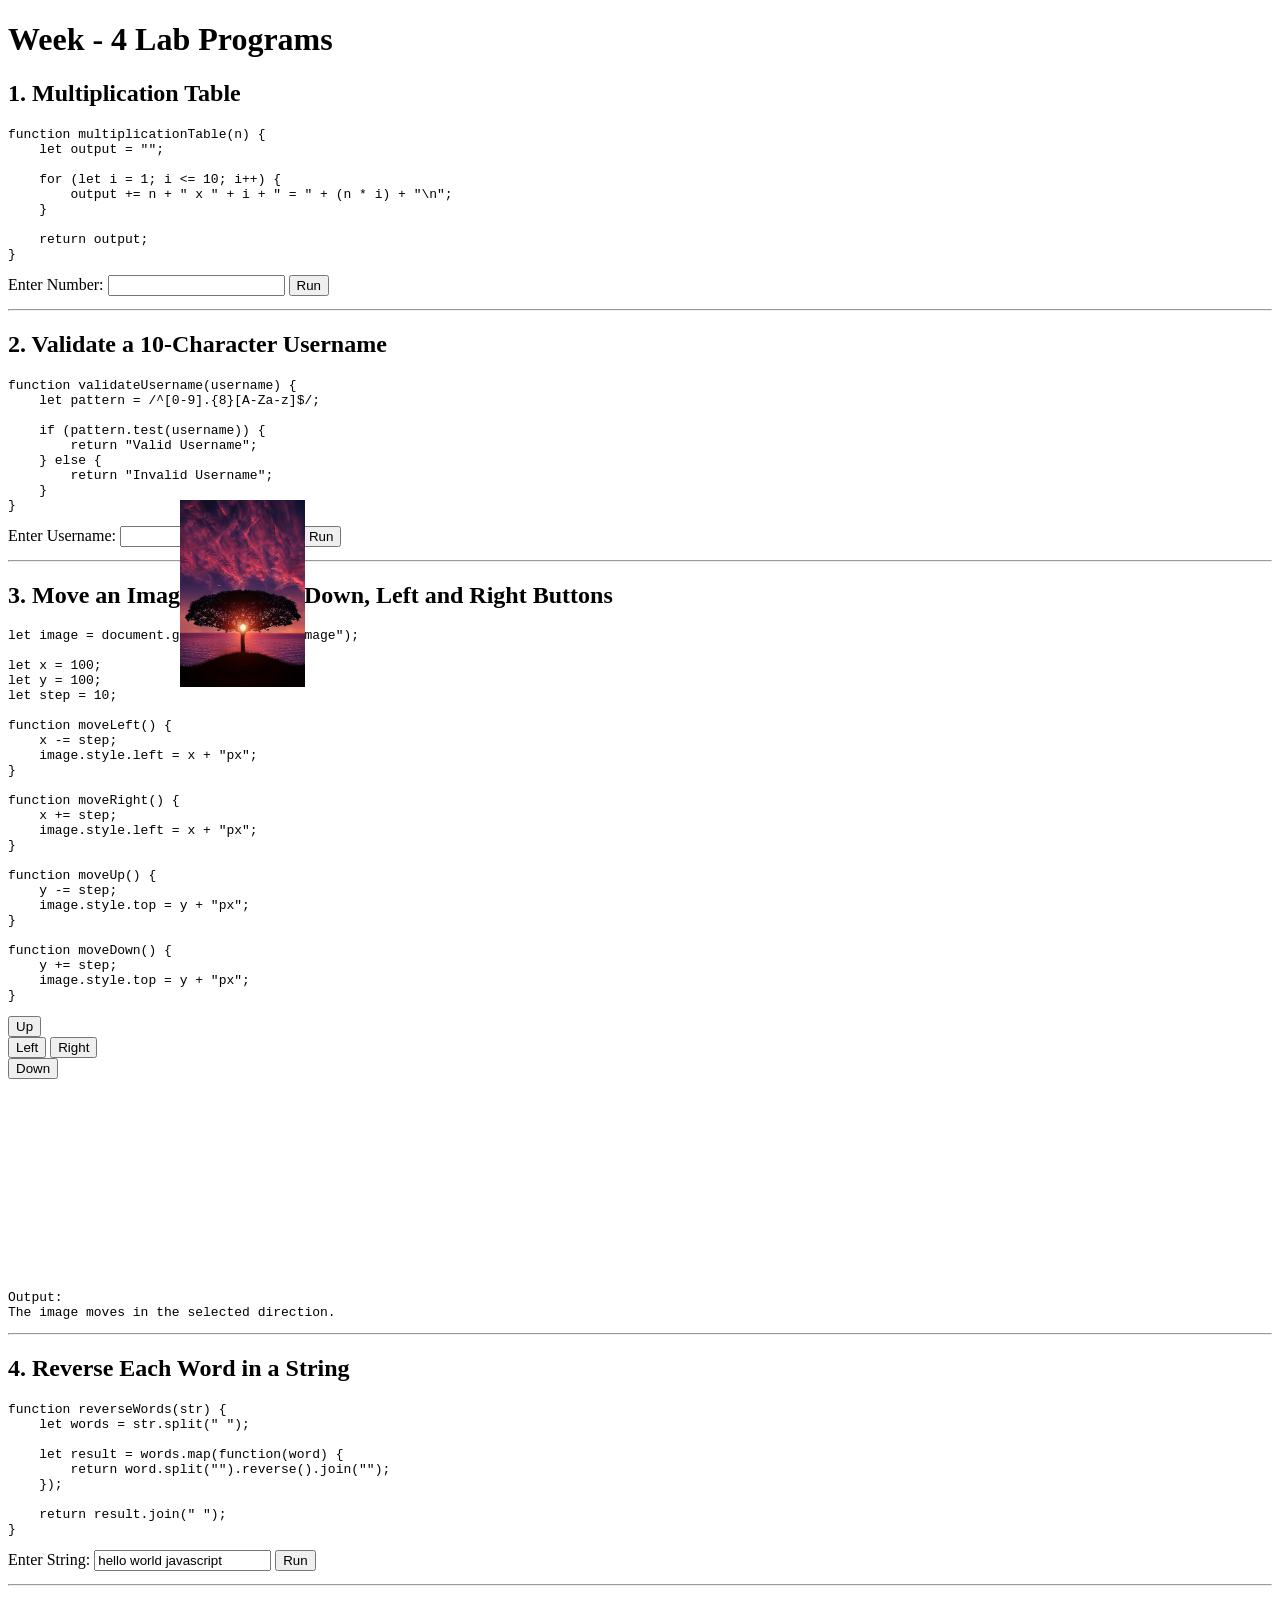
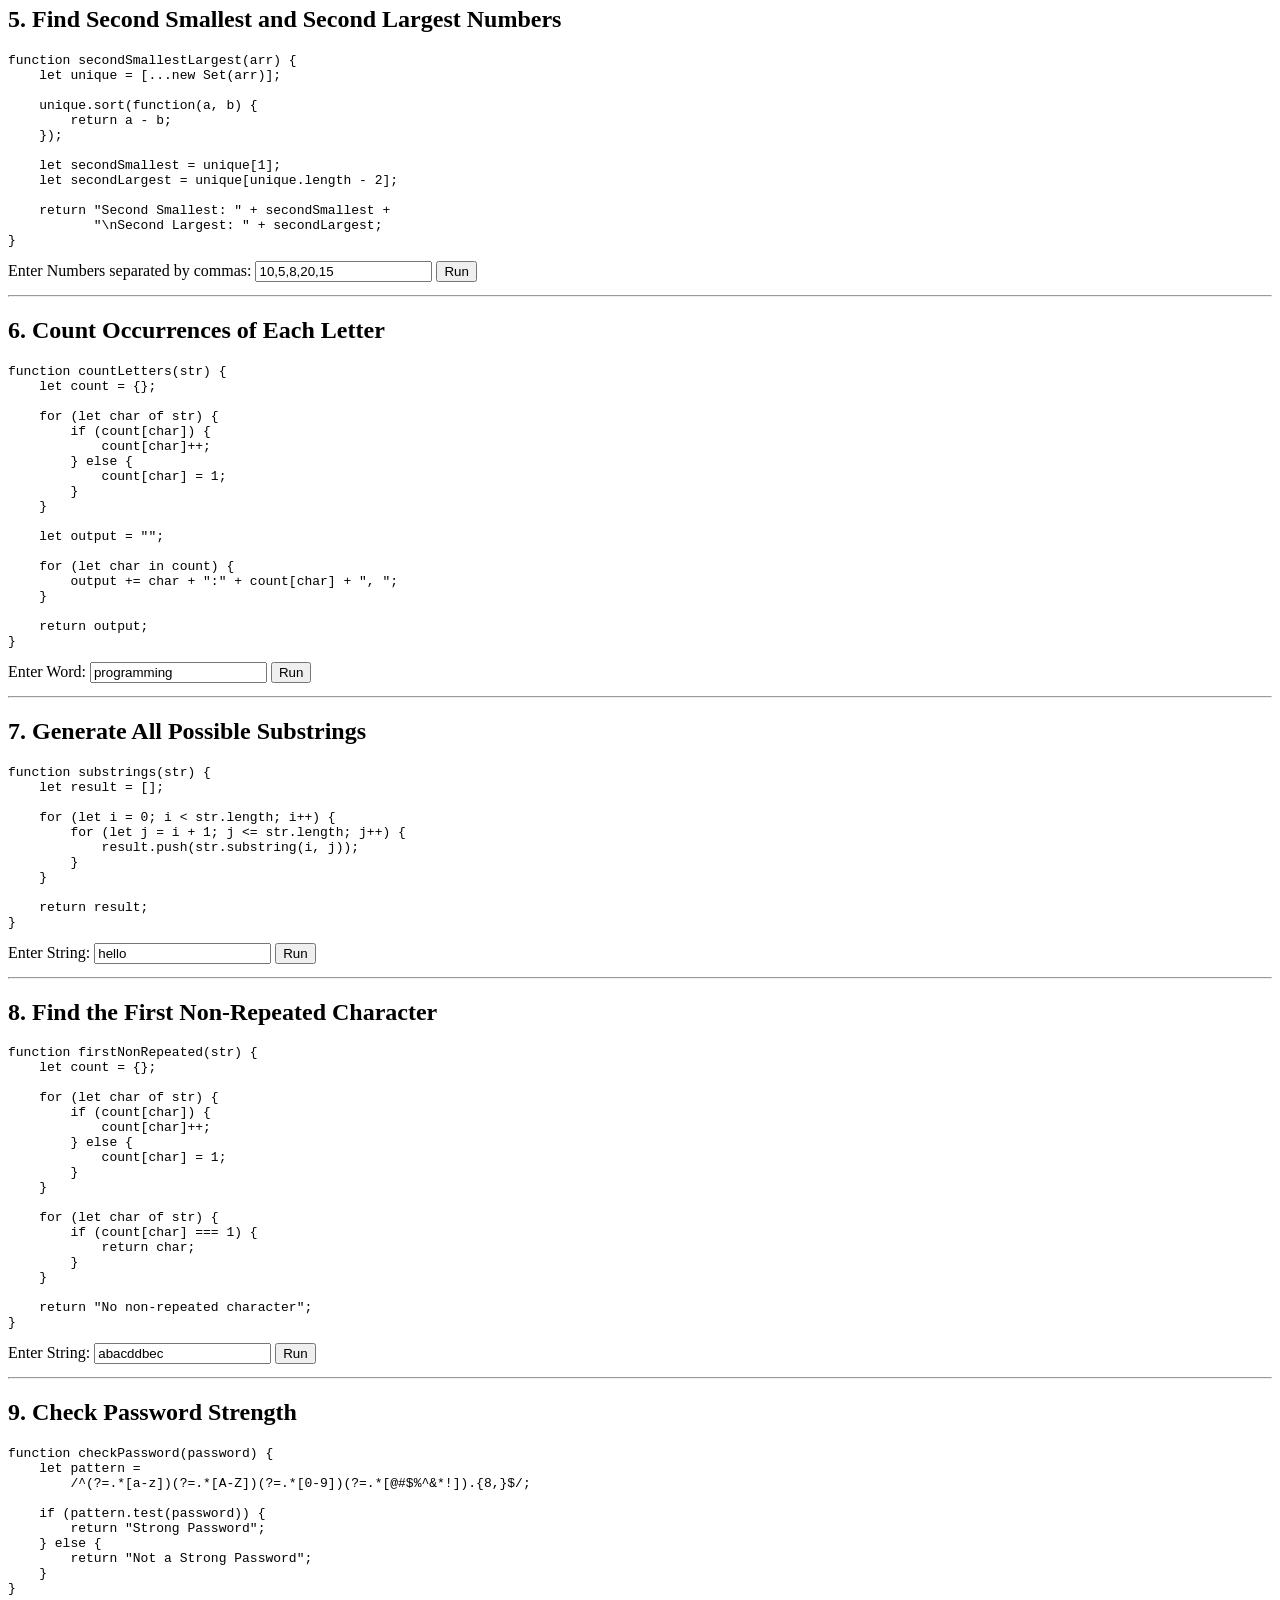
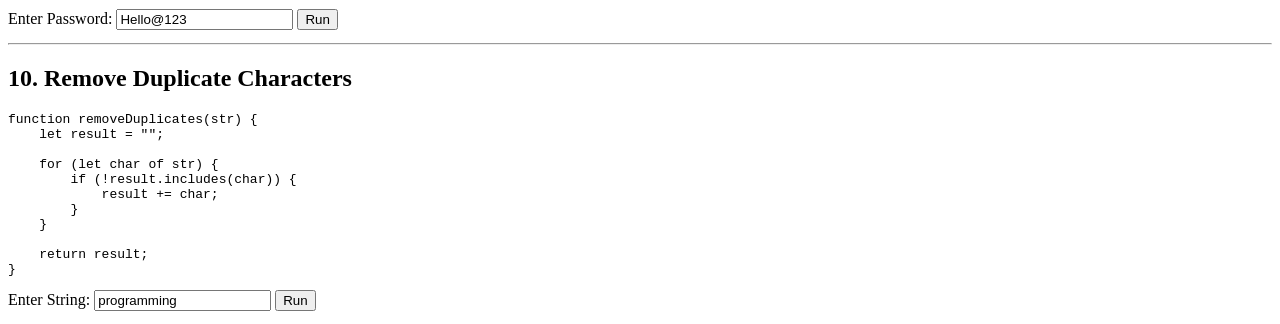
<file: week4/Lab_programs.html>
<!DOCTYPE html>
<html>
<head>
    <title>Week - 4 Lab Programs</title>
</head>

<body>

<h1>Week - 4 Lab Programs</h1>

<!-- PROGRAM 1 -->
<h2>1. Multiplication Table</h2>

<pre>
function multiplicationTable(n) {
    let output = "";

    for (let i = 1; i <= 10; i++) {
        output += n + " x " + i + " = " + (n * i) + "\n";
    }

    return output;
}
</pre>

Enter Number:
<input type="number" id="num1">
<button onclick="program1()">Run</button>

<pre id="output1"></pre>

<hr>


<!-- PROGRAM 2 -->
<h2>2. Validate a 10-Character Username</h2>

<pre>
function validateUsername(username) {
    let pattern = /^[0-9].{8}[A-Za-z]$/;

    if (pattern.test(username)) {
        return "Valid Username";
    } else {
        return "Invalid Username";
    }
}
</pre>

Enter Username:
<input type="text" id="username">
<button onclick="program2()">Run</button>

<pre id="output2"></pre>

<hr>


<!-- PROGRAM 3 -->
<h2>3. Move an Image Using Up, Down, Left and Right Buttons</h2>

<pre>
let image = document.getElementById("image");

let x = 100;
let y = 100;
let step = 10;

function moveLeft() {
    x -= step;
    image.style.left = x + "px";
}

function moveRight() {
    x += step;
    image.style.left = x + "px";
}

function moveUp() {
    y -= step;
    image.style.top = y + "px";
}

function moveDown() {
    y += step;
    image.style.top = y + "px";
}
</pre>

<button onclick="moveUp()">Up</button>
<br>
<button onclick="moveLeft()">Left</button>
<button onclick="moveRight()">Right</button>
<br>
<button onclick="moveDown()">Down</button>

<br><br>

<img id="image" src="image.jpg"
     style="position:absolute; left:180px; top:500px; width:125px;">

<br><br><br><br><br><br><br><br><br><br>

<pre>
Output:
The image moves in the selected direction.
</pre>

<hr>


<!-- PROGRAM 4 -->
<h2>4. Reverse Each Word in a String</h2>

<pre>
function reverseWords(str) {
    let words = str.split(" ");

    let result = words.map(function(word) {
        return word.split("").reverse().join("");
    });

    return result.join(" ");
}
</pre>

Enter String:
<input type="text" id="string4" value="hello world javascript">
<button onclick="program4()">Run</button>

<pre id="output4"></pre>

<hr>


<!-- PROGRAM 5 -->
<h2>5. Find Second Smallest and Second Largest Numbers</h2>

<pre>
function secondSmallestLargest(arr) {
    let unique = [...new Set(arr)];

    unique.sort(function(a, b) {
        return a - b;
    });

    let secondSmallest = unique[1];
    let secondLargest = unique[unique.length - 2];

    return "Second Smallest: " + secondSmallest +
           "\nSecond Largest: " + secondLargest;
}
</pre>

Enter Numbers separated by commas:
<input type="text" id="array5" value="10,5,8,20,15">
<button onclick="program5()">Run</button>

<pre id="output5"></pre>

<hr>


<!-- PROGRAM 6 -->
<h2>6. Count Occurrences of Each Letter</h2>

<pre>
function countLetters(str) {
    let count = {};

    for (let char of str) {
        if (count[char]) {
            count[char]++;
        } else {
            count[char] = 1;
        }
    }

    let output = "";

    for (let char in count) {
        output += char + ":" + count[char] + ", ";
    }

    return output;
}
</pre>

Enter Word:
<input type="text" id="string6" value="programming">
<button onclick="program6()">Run</button>

<pre id="output6"></pre>

<hr>


<!-- PROGRAM 7 -->
<h2>7. Generate All Possible Substrings</h2>

<pre>
function substrings(str) {
    let result = [];

    for (let i = 0; i < str.length; i++) {
        for (let j = i + 1; j <= str.length; j++) {
            result.push(str.substring(i, j));
        }
    }

    return result;
}
</pre>

Enter String:
<input type="text" id="string7" value="hello">
<button onclick="program7()">Run</button>

<pre id="output7"></pre>

<hr>


<!-- PROGRAM 8 -->
<h2>8. Find the First Non-Repeated Character</h2>

<pre>
function firstNonRepeated(str) {
    let count = {};

    for (let char of str) {
        if (count[char]) {
            count[char]++;
        } else {
            count[char] = 1;
        }
    }

    for (let char of str) {
        if (count[char] === 1) {
            return char;
        }
    }

    return "No non-repeated character";
}
</pre>

Enter String:
<input type="text" id="string8" value="abacddbec">
<button onclick="program8()">Run</button>

<pre id="output8"></pre>

<hr>


<!-- PROGRAM 9 -->
<h2>9. Check Password Strength</h2>

<pre>
function checkPassword(password) {
    let pattern =
        /^(?=.*[a-z])(?=.*[A-Z])(?=.*[0-9])(?=.*[@#$%^&*!]).{8,}$/;

    if (pattern.test(password)) {
        return "Strong Password";
    } else {
        return "Not a Strong Password";
    }
}
</pre>

Enter Password:
<input type="text" id="password9" value="Hello@123">
<button onclick="program9()">Run</button>

<pre id="output9"></pre>

<hr>


<!-- PROGRAM 10 -->
<h2>10. Remove Duplicate Characters</h2>

<pre>
function removeDuplicates(str) {
    let result = "";

    for (let char of str) {
        if (!result.includes(char)) {
            result += char;
        }
    }

    return result;
}
</pre>

Enter String:
<input type="text" id="string10" value="programming">
<button onclick="program10()">Run</button>

<pre id="output10"></pre>


<script>

/* PROGRAM 1 */
function program1() {
    let n = Number(document.getElementById("num1").value);
    let output = "";

    for (let i = 1; i <= 10; i++) {
        output += n + " x " + i + " = " + (n * i) + "\n";
    }

    document.getElementById("output1").textContent = output;
}


/* PROGRAM 2 */
function program2() {
    let username = document.getElementById("username").value;

    let pattern = /^[0-9].{8}[A-Za-z]$/;

    if (pattern.test(username)) {
        document.getElementById("output2").textContent =
            "Valid Username";
    } else {
        document.getElementById("output2").textContent =
            "Invalid Username";
    }
}


/* PROGRAM 3 */
let image = document.getElementById("image");

let x = 180;
let y = 500;
let step = 10;

function moveLeft() {
    x -= step;
    image.style.left = x + "px";
}

function moveRight() {
    x += step;
    image.style.left = x + "px";
}

function moveUp() {
    y -= step;
    image.style.top = y + "px";
}

function moveDown() {
    y += step;
    image.style.top = y + "px";
}


/* PROGRAM 4 */
function program4() {
    let str = document.getElementById("string4").value;

    let words = str.split(" ");

    let result = words.map(function(word) {
        return word.split("").reverse().join("");
    });

    document.getElementById("output4").textContent =
        result.join(" ");
}


/* PROGRAM 5 */
function program5() {
    let arr = document.getElementById("array5").value
        .split(",")
        .map(Number);

    let unique = [...new Set(arr)];

    unique.sort(function(a, b) {
        return a - b;
    });

    let secondSmallest = unique[1];
    let secondLargest = unique[unique.length - 2];

    document.getElementById("output5").textContent =
        "Second Smallest: " + secondSmallest +
        "\nSecond Largest: " + secondLargest;
}


/* PROGRAM 6 */
function program6() {
    let str = document.getElementById("string6").value;

    let count = {};

    for (let char of str) {
        if (count[char]) {
            count[char]++;
        } else {
            count[char] = 1;
        }
    }

    let output = "";

    for (let char in count) {
        output += char + ":" + count[char] + ", ";
    }

    document.getElementById("output6").textContent = output;
}


/* PROGRAM 7 */
function program7() {
    let str = document.getElementById("string7").value;

    let result = [];

    for (let i = 0; i < str.length; i++) {
        for (let j = i + 1; j <= str.length; j++) {
            result.push(str.substring(i, j));
        }
    }

    document.getElementById("output7").textContent =
        result.join(", ");
}


/* PROGRAM 8 */
function program8() {
    let str = document.getElementById("string8").value;

    let count = {};

    for (let char of str) {
        if (count[char]) {
            count[char]++;
        } else {
            count[char] = 1;
        }
    }

    for (let char of str) {
        if (count[char] === 1) {
            document.getElementById("output8").textContent = char;
            return;
        }
    }

    document.getElementById("output8").textContent =
        "No non-repeated character";
}


/* PROGRAM 9 */
function program9() {
    let password = document.getElementById("password9").value;

    let pattern =
        /^(?=.*[a-z])(?=.*[A-Z])(?=.*[0-9])(?=.*[@#$%^&*!]).{8,}$/;

    if (pattern.test(password)) {
        document.getElementById("output9").textContent =
            "Strong Password";
    } else {
        document.getElementById("output9").textContent =
            "Not a Strong Password";
    }
}


/* PROGRAM 10 */
function program10() {
    let str = document.getElementById("string10").value;

    let result = "";

    for (let char of str) {
        if (!result.includes(char)) {
            result += char;
        }
    }

    document.getElementById("output10").textContent = result;
}

</script>

</body>
</html>
</file>
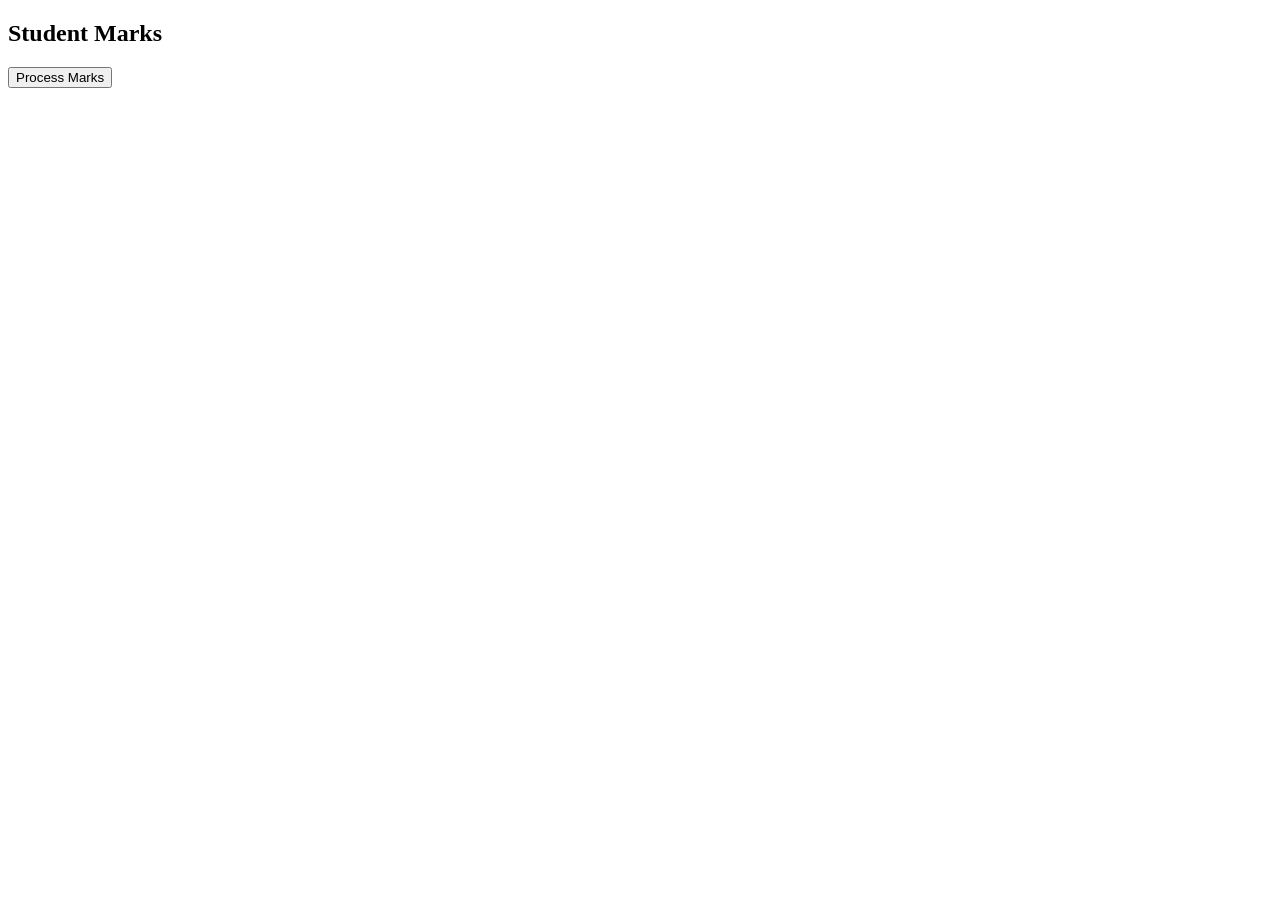
<file: week5/arrowfun.html>
<!DOCTYPE html>
<html>
<head>
    <title>Student Marks</title>
</head>
<body>

    <h2>Student Marks</h2>

    <button onclick="processMarks()">Process Marks</button>

    <p id="result"></p>

    <script src="script_arrowfun.js"></script>

</body>
</html>
</file>
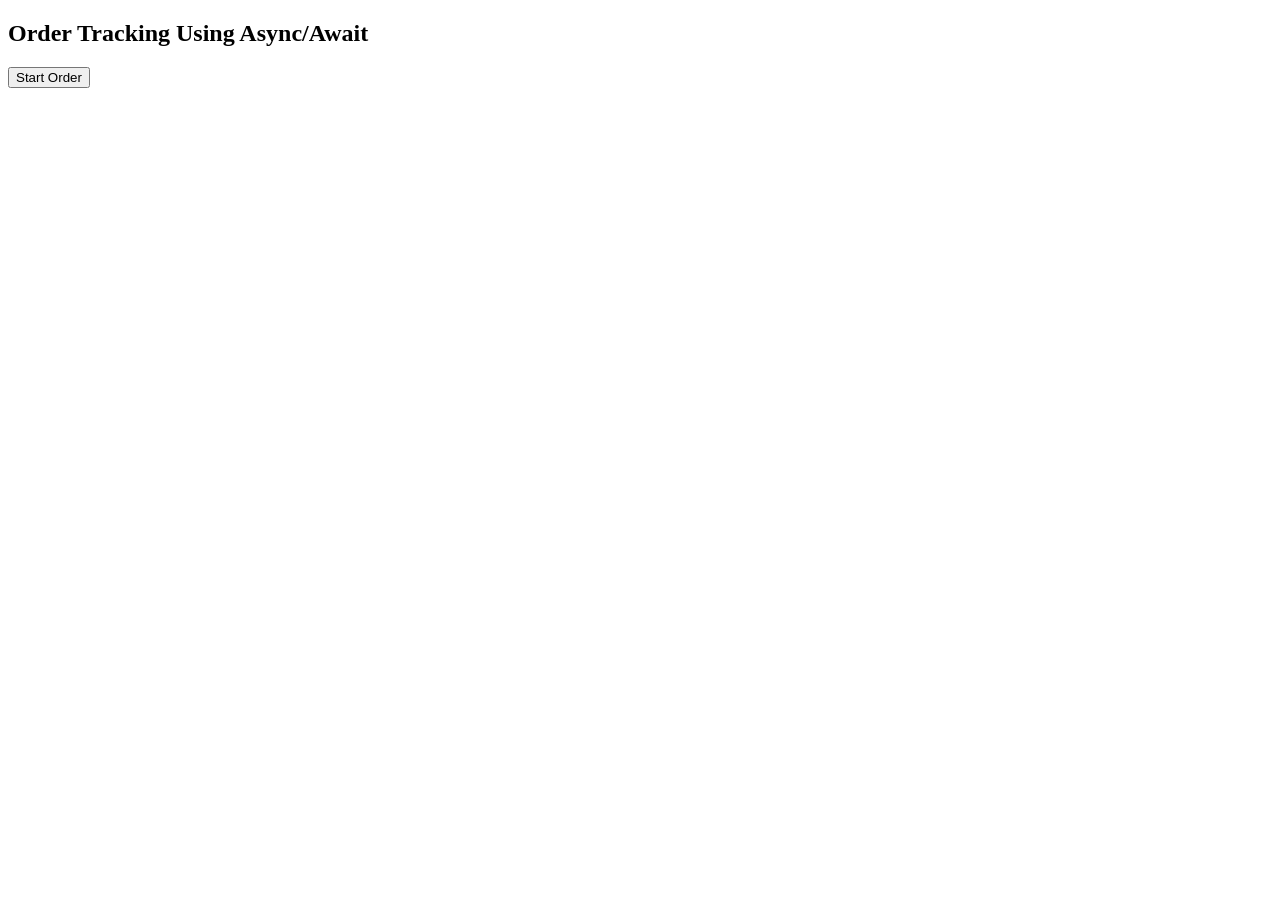
<file: week5/async.html>
<!DOCTYPE html>
<html>
<head>
    <title>Order Tracking</title>
</head>
<body>

    <h2>Order Tracking Using Async/Await</h2>

    <button onclick="startOrder()">Start Order</button>

    <p id="output"></p>

    <script src="script_async.js"></script>

</body>
</html>
</file>
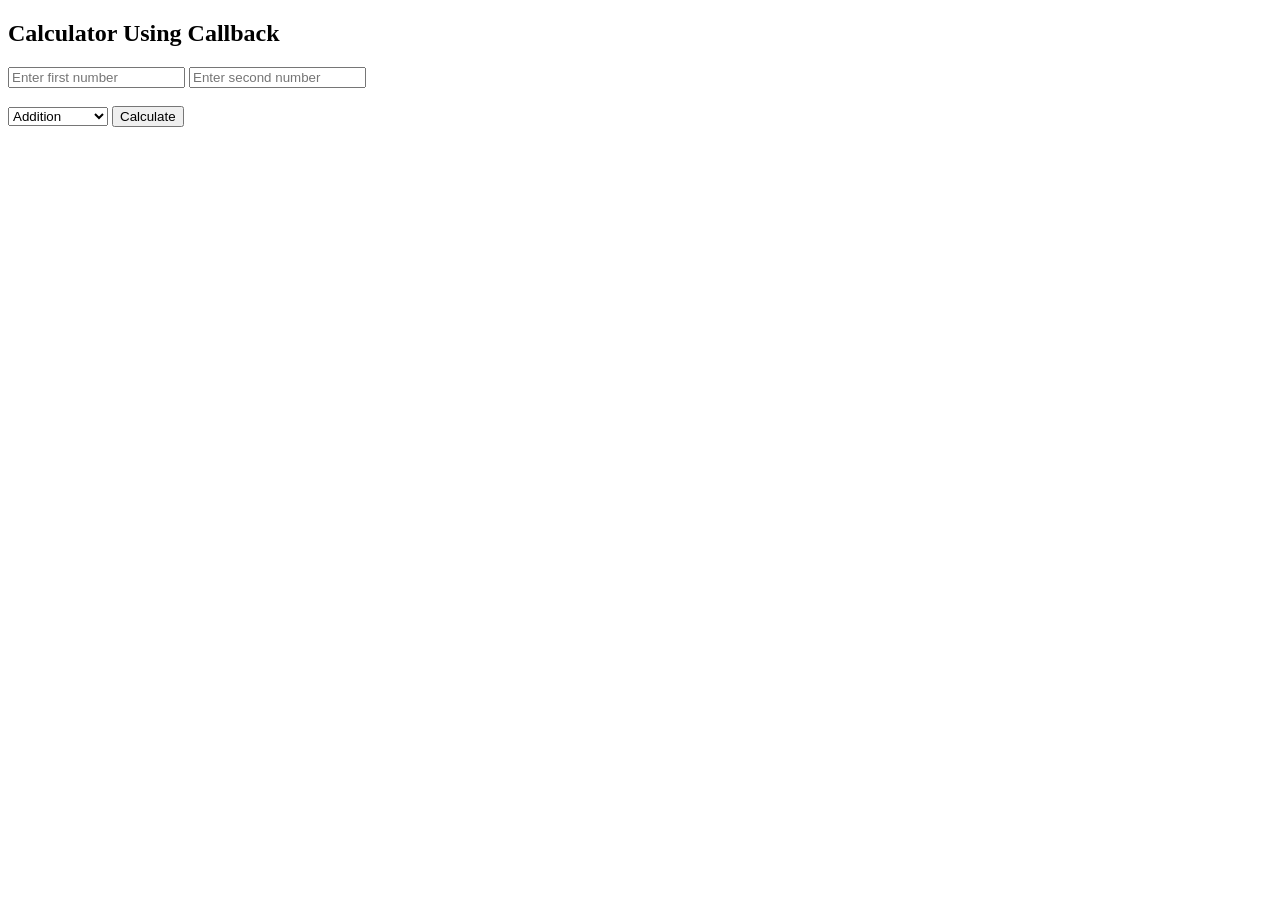
<file: week5/call_cul.html>
<!DOCTYPE html>
<html>
<head>
    <title>Calculator</title>
</head>
<body>

    <h2>Calculator Using Callback</h2>

    <input type="number" id="num1" placeholder="Enter first number">
    <input type="number" id="num2" placeholder="Enter second number">

    <br><br>

    <select id="operator">
        <option value="+">Addition</option>
        <option value="-">Subtraction</option>
        <option value="*">Multiplication</option>
        <option value="/">Division</option>
    </select>

    <button onclick="calculate()">Calculate</button>

    <p id="result"></p>

    <script src="script_call.js"></script>

</body>
</html>
</file>
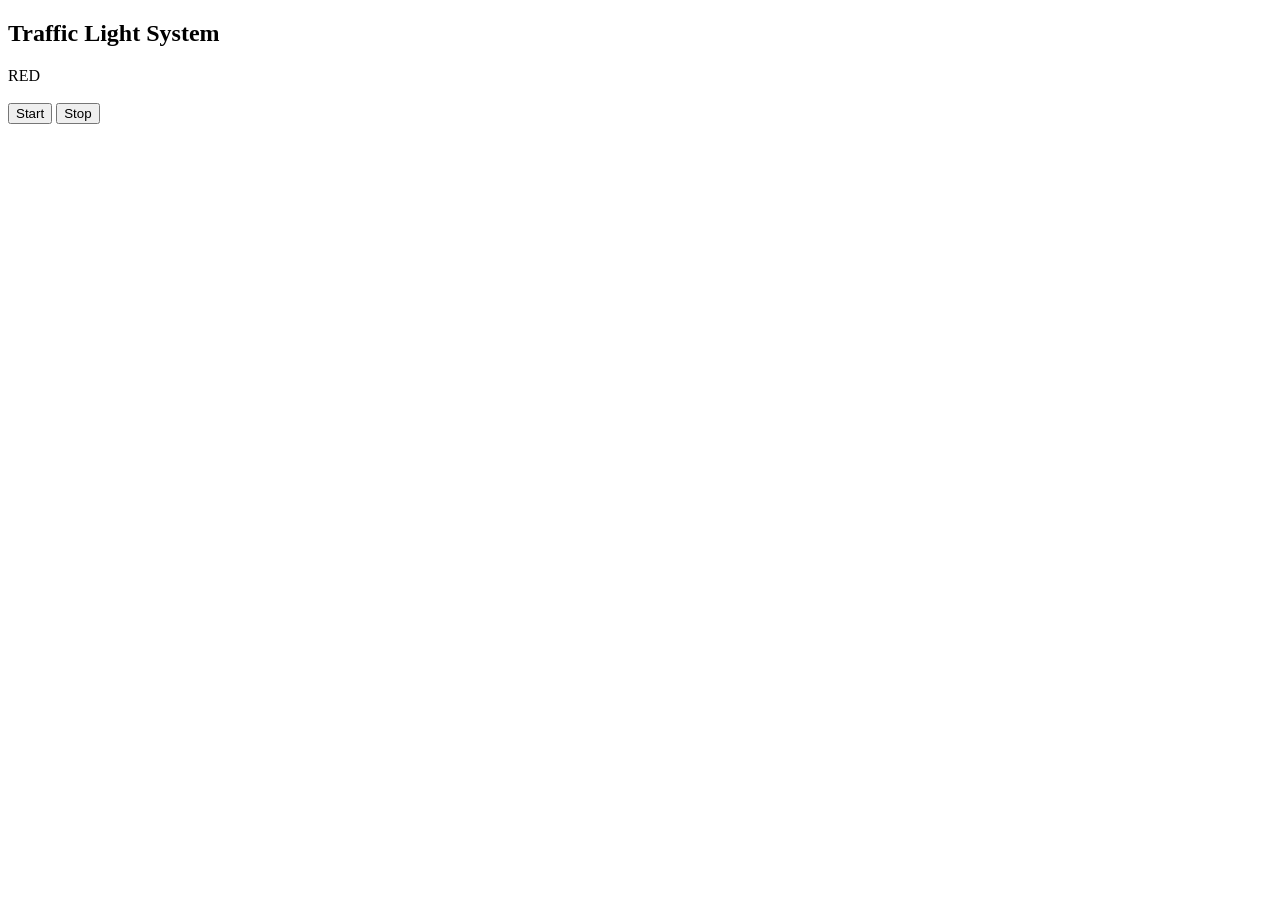
<file: week5/callbackfun.html>
<!DOCTYPE html>
<html>
<head>
    <title>Traffic Light</title>
</head>
<body>

    <h2>Traffic Light System</h2>

    <div id="light">RED</div>

    <br>

    <button onclick="startTraffic()">Start</button>
    <button onclick="stopTraffic()">Stop</button>

    <p id="message"></p>

    <script src="script_callback.js"></script>

</body>
</html>
</file>
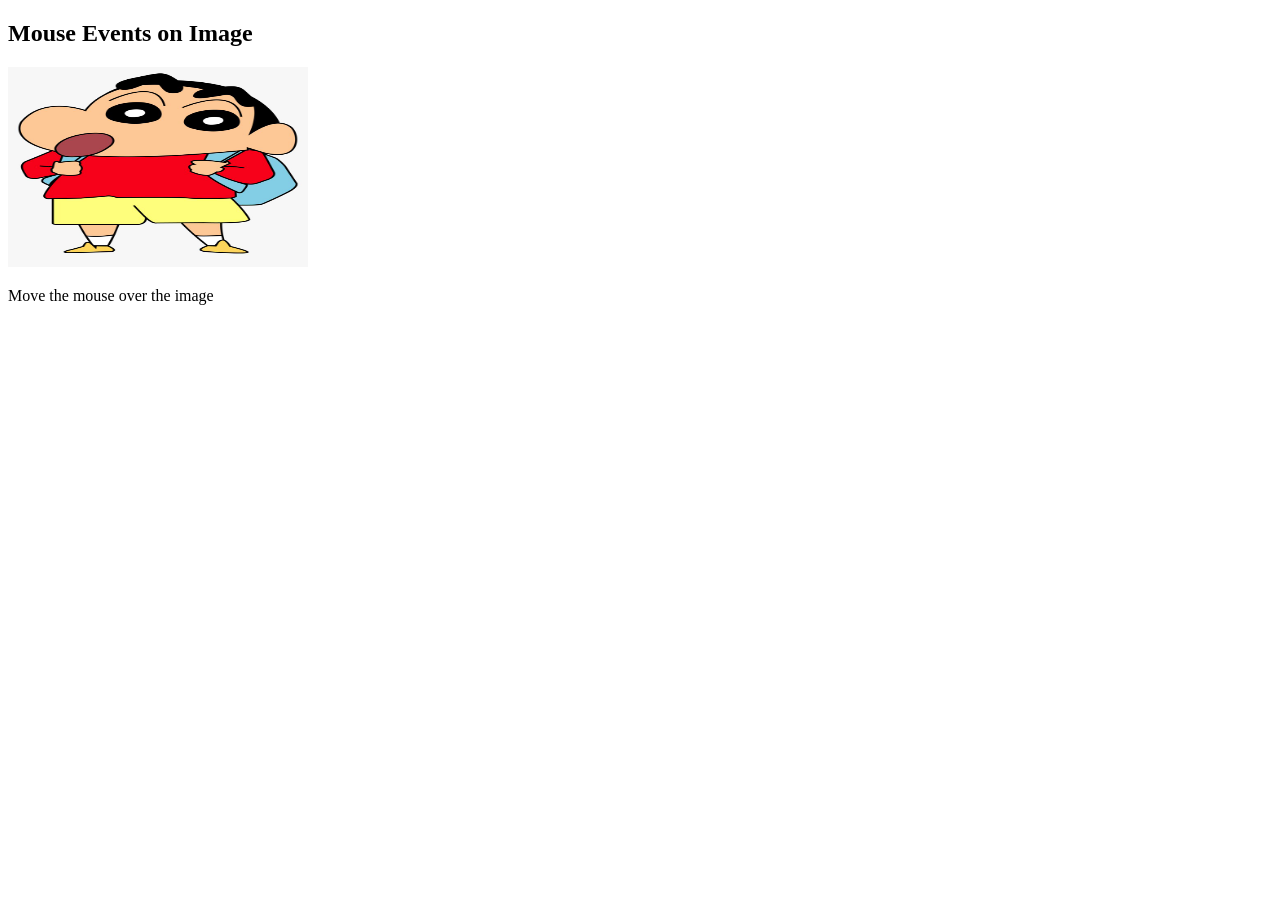
<file: week5/Mouse.html>
<!DOCTYPE html>
<html>
<head>
    <title>Mouse Events</title>
</head>
<body>

    <h2>Mouse Events on Image</h2>

    <img id="myImage"
         src="./shinchan.jpg"
         width="300"
         height="200">

    <p id="message">Move the mouse over the image</p>

    <script src="script_mouse.js"></script>

</body>
</html>
</file>
<file: week2/style.css>
* {
    box-sizing: border-box;
}

body {
    margin: 0;
    padding: 0;
    font-family: Arial, sans-serif;
    background-color: #f2f2f2;
}

/* Navigation bar */
nav {
    background-color: #333;
    padding: 15px;
    text-align: center;
}

nav a {
    color: white;
    text-decoration: none;
    margin: 0 20px;
    font-size: 18px;
}

nav a:hover {
    color: #00bcd4;
}

/* Form container */
.container {
    width: 450px;
    margin: 40px auto;
    background-color: white;
    padding: 30px;
    border-radius: 10px;
    box-shadow: 0 0 10px #aaa;
}

h1 {
    text-align: center;
    margin-bottom: 25px;
}

/* Form elements */
form {
    display: flex;
    flex-direction: column;
}

label {
    margin-top: 12px;
    margin-bottom: 5px;
    font-weight: bold;
}

input,
select {
    padding: 10px;
    border: 1px solid #aaa;
    border-radius: 5px;
    font-size: 15px;
}

input[type="color"] {
    width: 60px;
    height: 40px;
    padding: 2px;
}

input[type="range"] {
    padding: 0;
}

button {
    margin-top: 25px;
    padding: 12px;
    border: none;
    border-radius: 5px;
    background-color: #333;
    color: white;
    font-size: 16px;
    cursor: pointer;
}

button:hover {
    background-color: #00bcd4;
}
</file>
